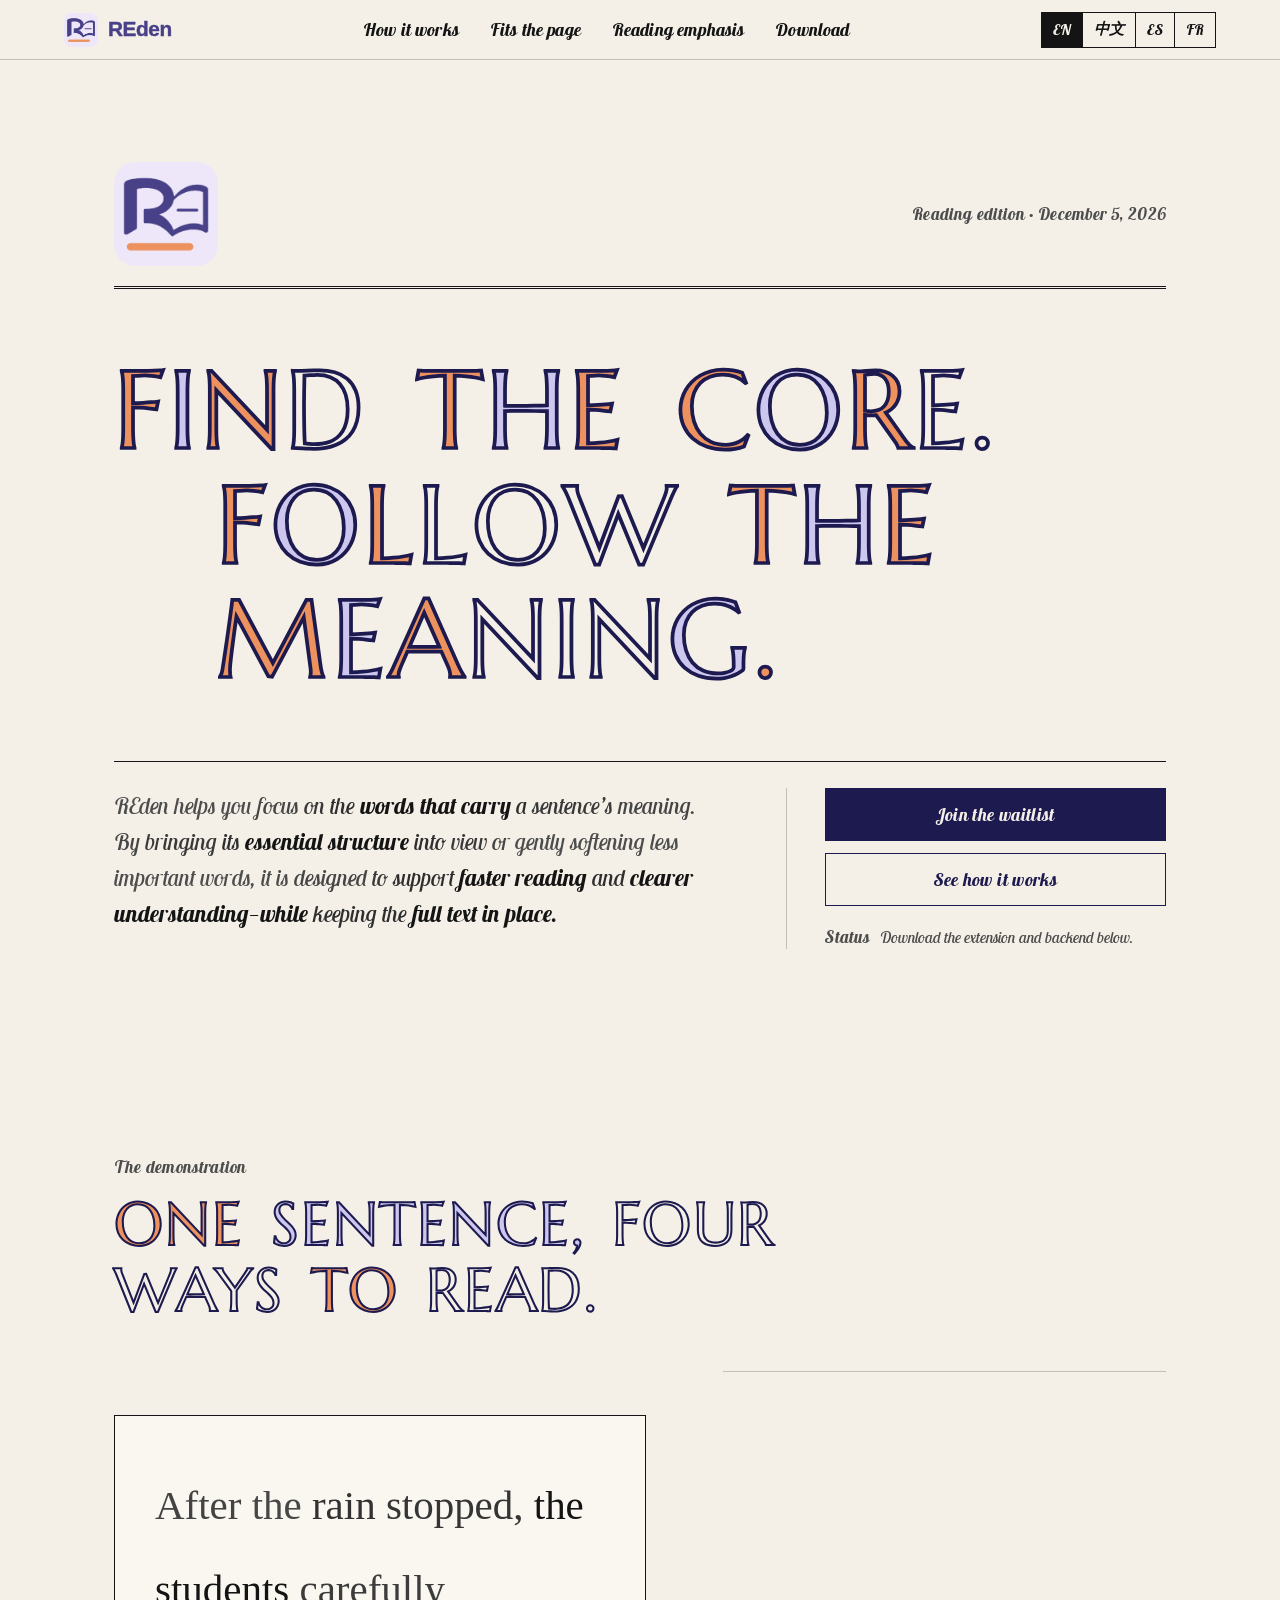
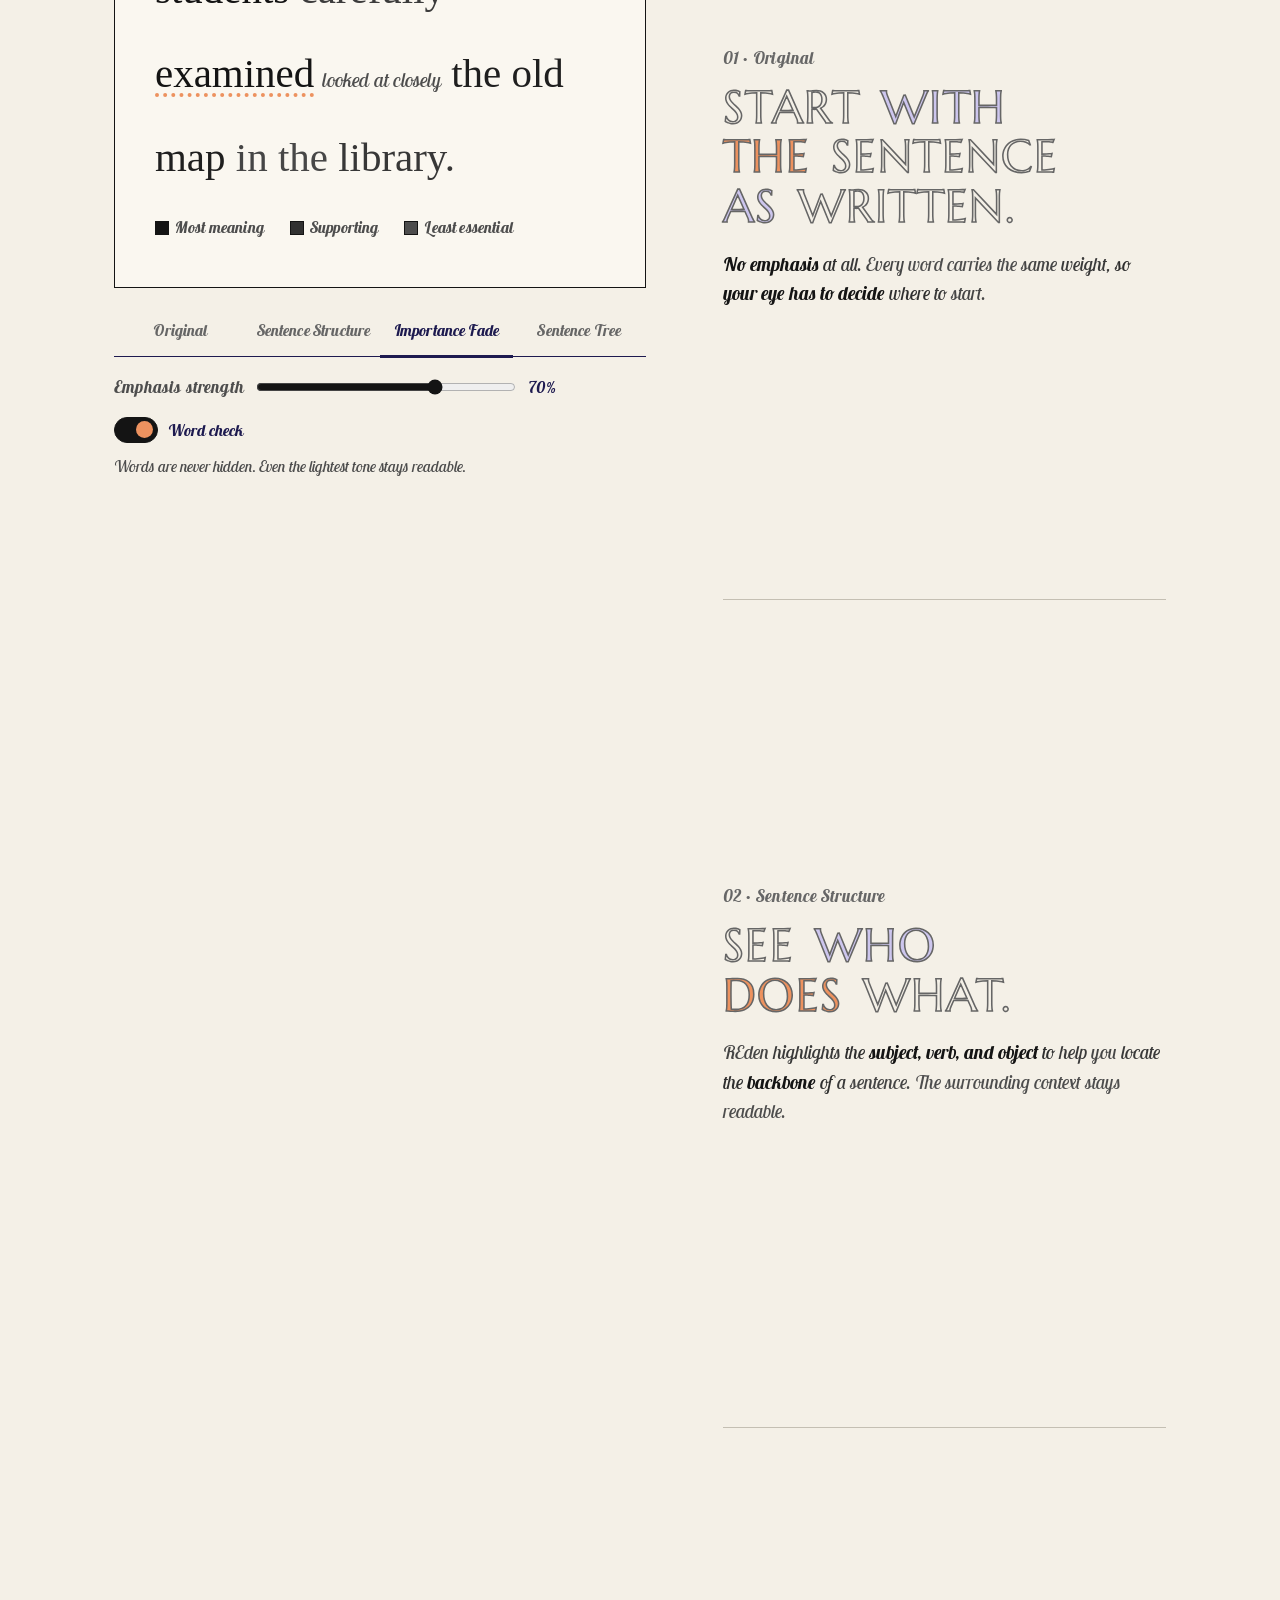
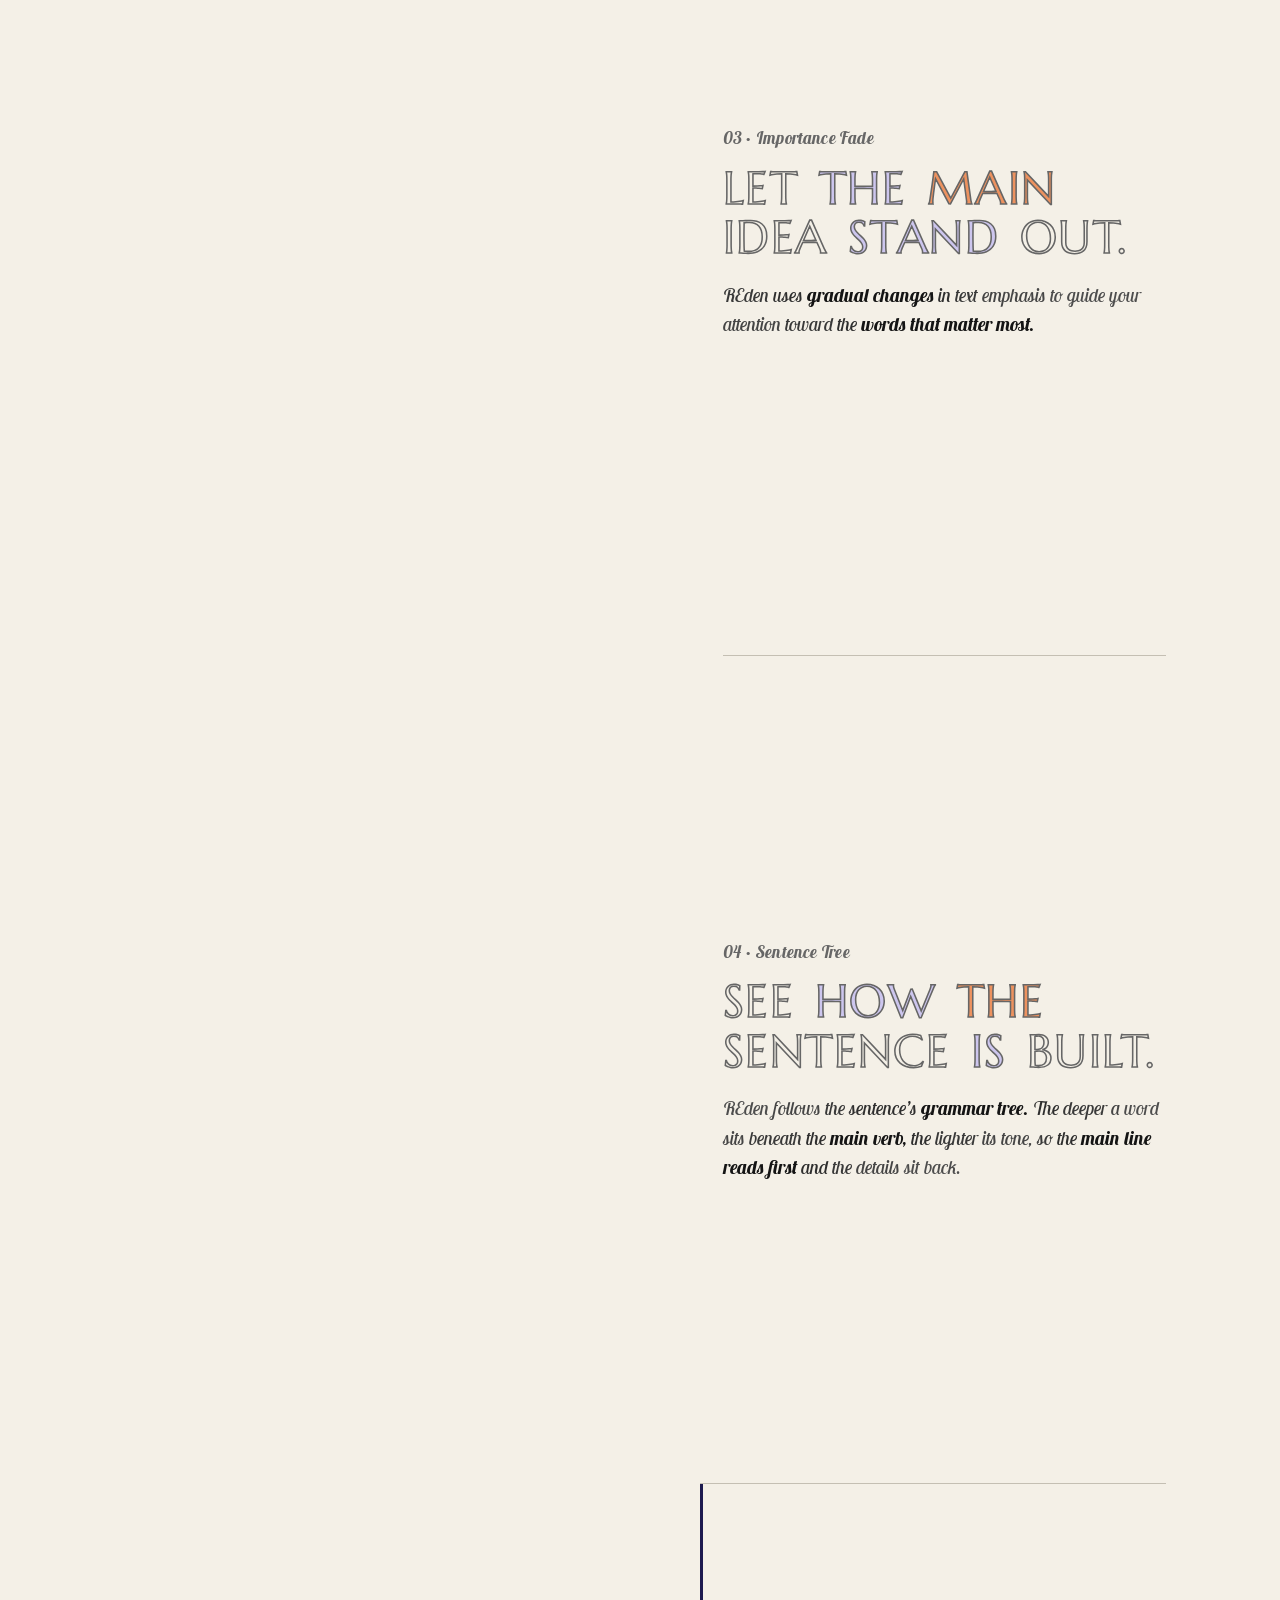
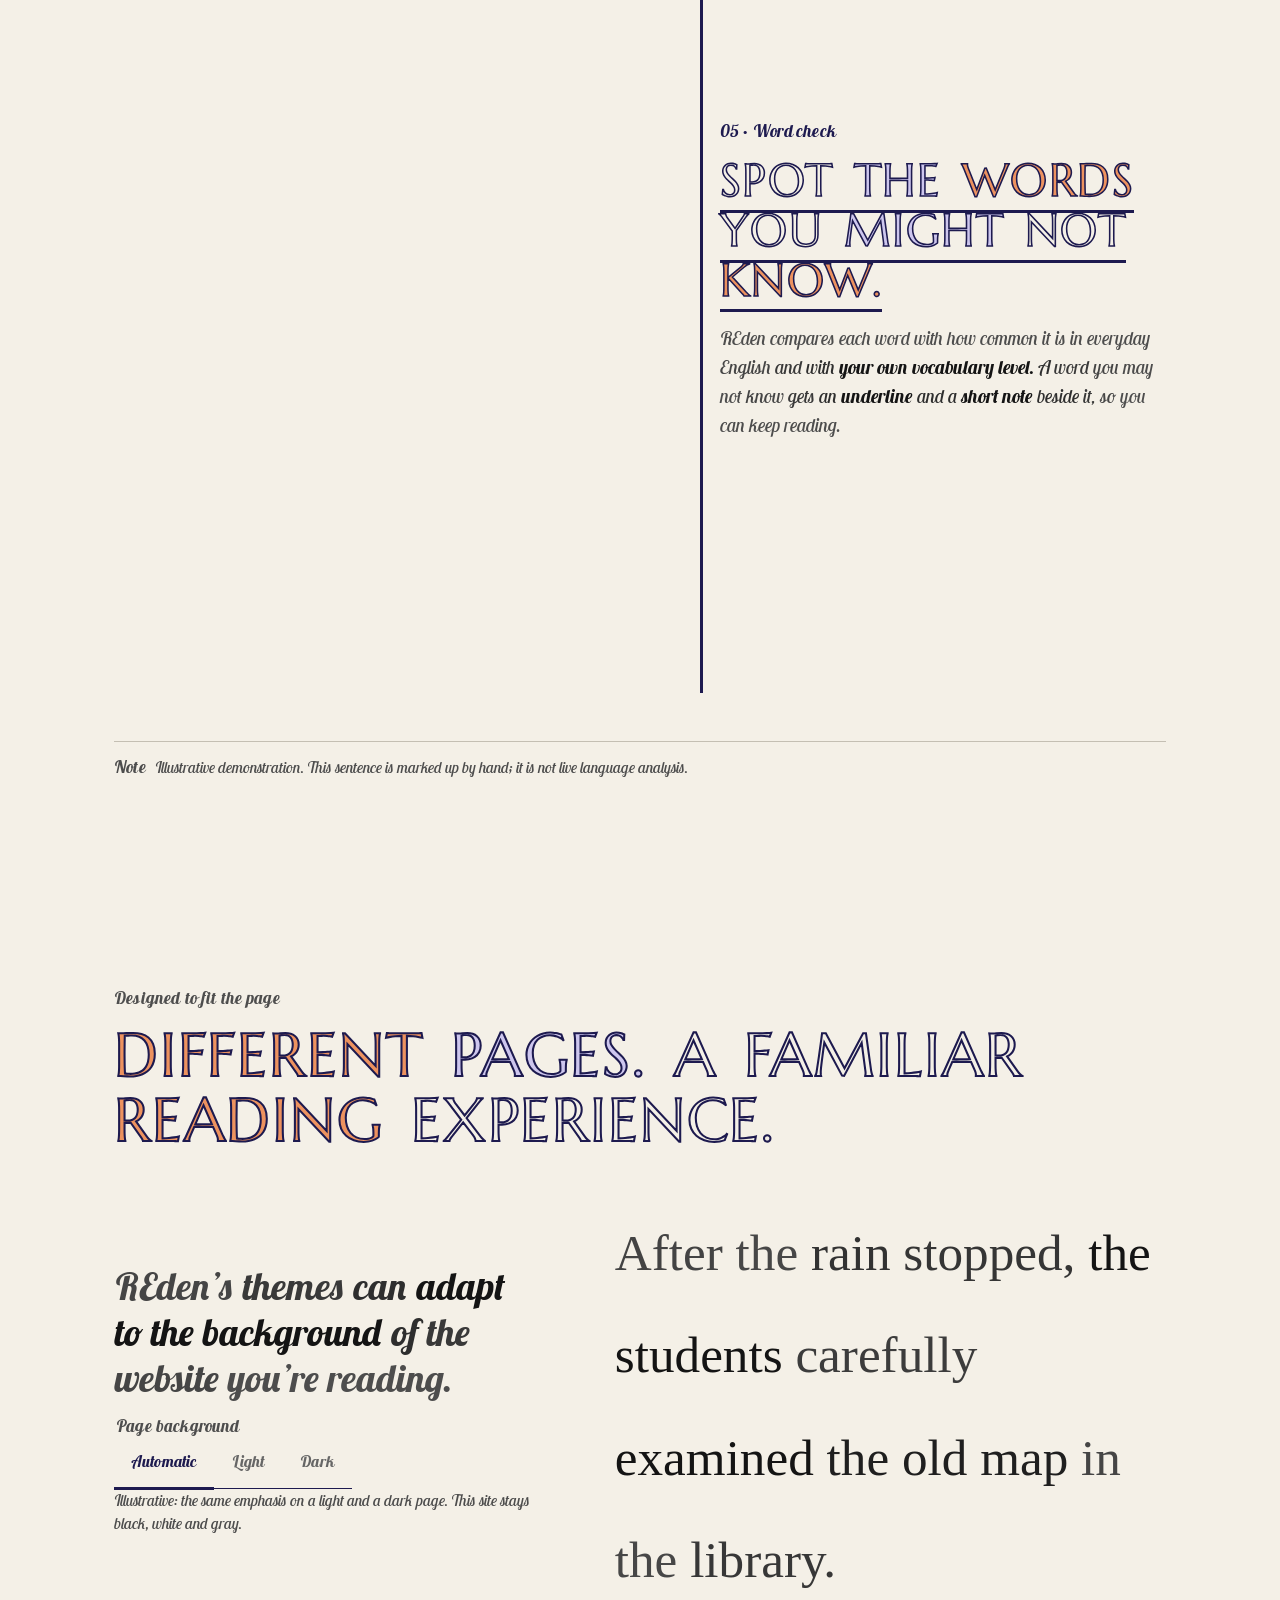
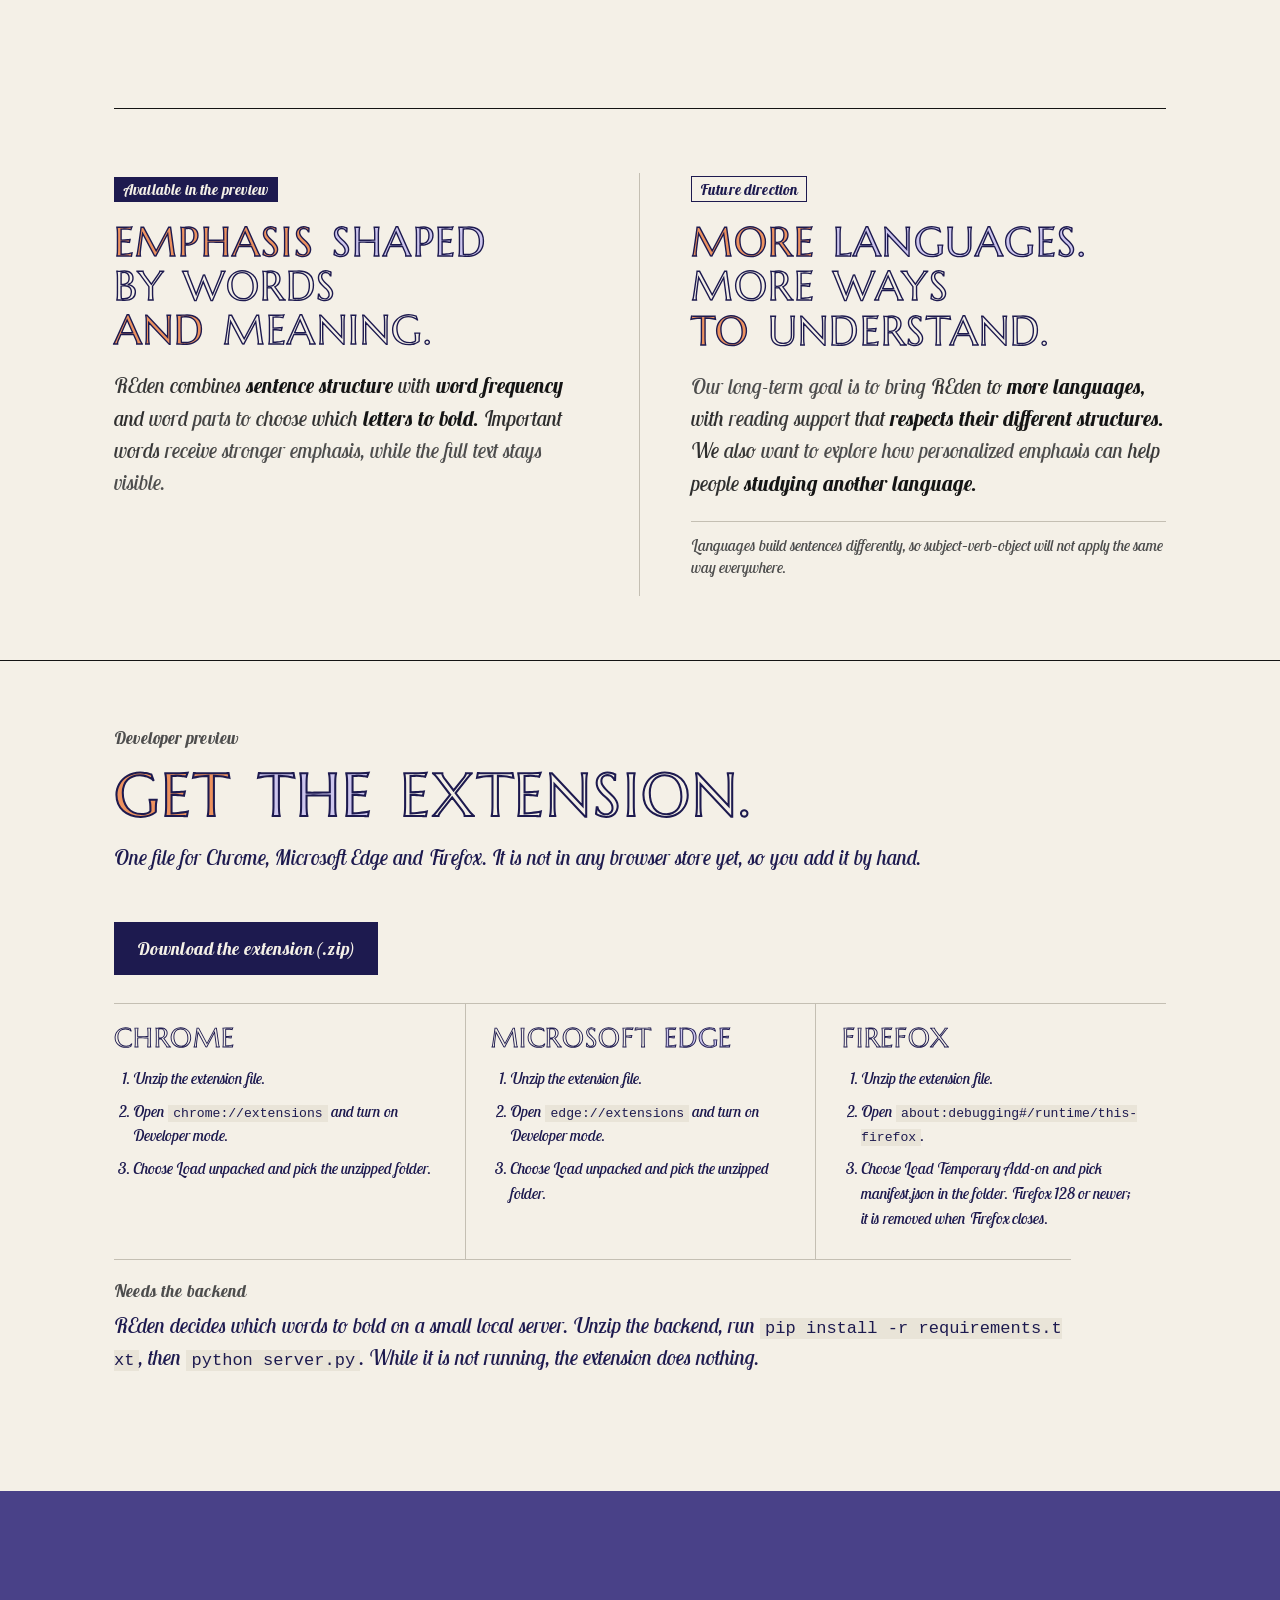
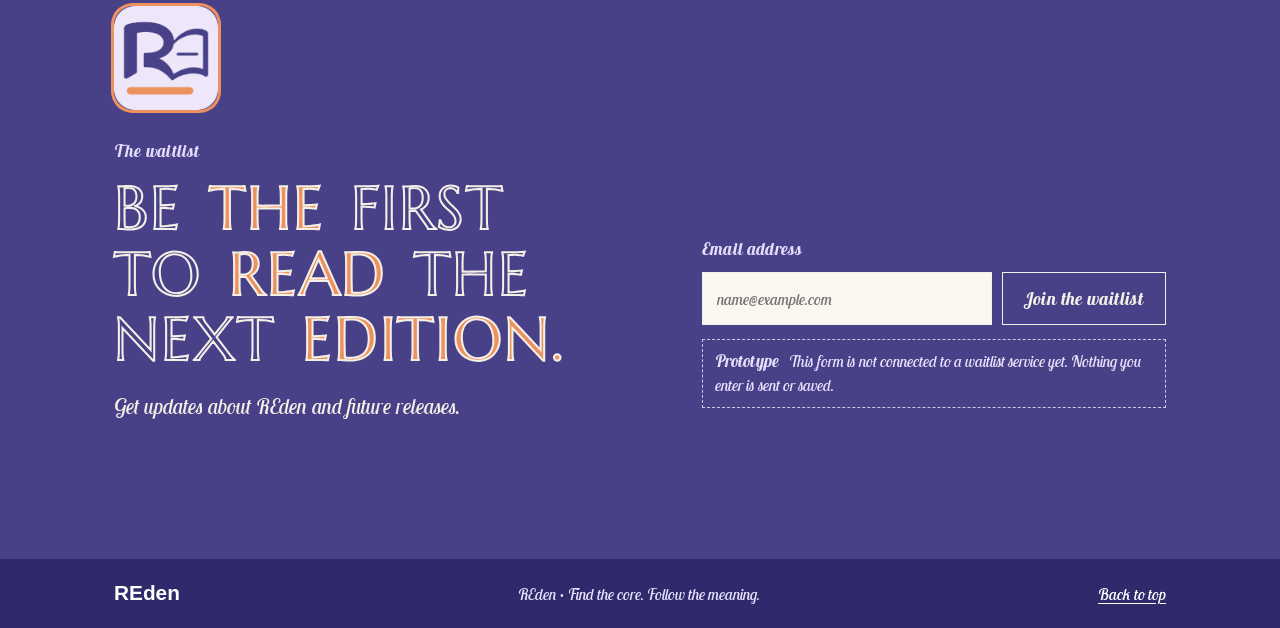
<file: website/index.html>
<!doctype html>
<html lang="en">
<head>
<meta charset="utf-8">
<meta name="viewport" content="width=device-width, initial-scale=1">
<title>REden — Find the core. Follow the meaning.</title>
<meta name="description" content="REden is a browser extension that helps you focus on the words carrying a sentence's meaning, while keeping the full text in place.">
<link rel="icon" href="assets/icon.png">
<link rel="preconnect" href="https://fonts.googleapis.com">
<link rel="preconnect" href="https://fonts.gstatic.com" crossorigin>
<link rel="stylesheet" href="https://fonts.googleapis.com/css2?family=Lobster+Two:ital,wght@0,400;0,700;1,400;1,700&family=Marcellus&family=ZCOOL+KuaiLe&display=swap">
<link rel="stylesheet" href="style.css">
</head>
<body id="top">
<a class="skip" href="#story" data-i18n="skip">Skip to the demonstration</a>

<header class="bar">
  <a class="logo-sm" href="#top" aria-label="REden">
    <img src="assets/logo.png" width="128" height="128" alt="">
    <span class="word-sm" aria-hidden="true"><b>RE</b>den</span>
  </a>
  <nav class="bar-nav" aria-label="Sections">
    <a href="#story" data-i18n="nav1">How it works</a>
    <a href="#adapt" data-i18n="nav2">Fits the page</a>
    <a href="#dev" data-i18n="nav3">Reading emphasis</a>
    <a href="#get" data-i18n="nav6">Download</a>
  </nav>
  <div class="lang" role="group" aria-label="Language">
    <button type="button" lang="en" data-lang="en" aria-label="English" aria-pressed="true">EN</button>
    <button type="button" lang="zh" data-lang="zh" aria-label="中文" aria-pressed="false">中文</button>
    <button type="button" lang="es" data-lang="es" aria-label="Español" aria-pressed="false">ES</button>
    <button type="button" lang="fr" data-lang="fr" aria-label="Français" aria-pressed="false">FR</button>
  </div>
</header>

<main>
  <!-- Hero -->
  <section class="hero" aria-labelledby="h1">
    <div class="wrap">
      <div class="masthead">
        <img class="logo-lg" src="assets/logo.png" width="128" height="128" alt="REden">
        <p class="label dateline"><span data-i18n="edition">Reading edition</span> <span aria-hidden="true">·</span> <time id="today"></time></p>
      </div>
      <h1 id="h1"><span data-i18n="h1a">Find the core.</span> <span data-i18n="h1b">Follow the meaning.</span></h1>
      <div class="hero-cols">
        <p class="lede" data-i18n="intro" data-fade>REden helps you focus on the words that carry a sentence’s meaning. By bringing its essential structure into view or gently softening less important words, it is designed to support faster reading and clearer understanding—while keeping the full text in place.</p>
        <div class="hero-side">
          <div class="actions">
            <a class="btn primary" href="#join" data-i18n="cta1">Join the waitlist</a>
            <a class="btn" href="#story" data-i18n="cta2">See how it works</a>
          </div>
          <p class="status"><span class="label" data-i18n="statusLabel">Status</span> <span data-i18n="status">Download the extension and backend below.</span></p>
        </div>
      </div>
    </div>
  </section>

  <!-- Staged demonstration -->
  <section class="story" id="story" aria-labelledby="demo-h">
    <div class="wrap">
      <div class="section-head">
        <p class="label" data-i18n="demoLabel">The demonstration</p>
        <h2 id="demo-h" data-i18n="demoTitle">One sentence, four ways to read.</h2>
      </div>

      <div class="story-grid">
        <div class="stage-col">
          <div class="stage">
            <p class="sentence" id="sentence" lang="en">After the rain stopped, the students carefully examined the old map in the library.</p>
            <div class="legend" id="legend" aria-hidden="true"></div>
          </div>
          <p class="sr" id="sentence-sr" aria-live="polite"></p>

          <div class="controls">
            <fieldset class="seg" data-slide>
              <legend class="sr" data-i18n="modeLegend">Reading mode</legend>
              <label><input type="radio" name="mode" value="original"><span data-i18n="mOrig">Original</span></label>
              <label><input type="radio" name="mode" value="structure"><span data-i18n="mStruct">Sentence Structure</span></label>
              <label><input type="radio" name="mode" value="fade"><span data-i18n="mFade">Importance Fade</span></label>
              <label><input type="radio" name="mode" value="tree"><span data-i18n="mTree">Sentence Tree</span></label>
            </fieldset>
            <div class="control-row">
              <label class="strength">
                <span class="label" data-i18n="strength">Emphasis strength</span>
                <input type="range" id="strength" min="0" max="100" value="70" aria-describedby="strength-hint">
                <output id="strength-out" for="strength">70%</output>
              </label>
              <label class="switch">
                <input type="checkbox" id="words" role="switch">
                <span class="track" aria-hidden="true"></span>
                <span data-i18n="mWords">Word check</span>
              </label>
            </div>
            <p class="hint" id="strength-hint" data-i18n="strengthHint">Words are never hidden. Even the lightest tone stays readable.</p>
          </div>
        </div>

        <ol class="steps">
          <li class="step" data-mode="original" data-words="0">
            <p class="label">01 · <span data-i18n="mOrig">Original</span></p>
            <h3><span class="u" data-i18n="origTitle">Start with the sentence as written.</span></h3>
            <p class="copy" data-i18n="origCopy" data-fade>No emphasis at all.</p>
            <p class="sentence step-sentence" data-render="original" lang="en">After the rain stopped, the students carefully examined the old map in the library.</p>
          </li>
          <li class="step" data-mode="structure" data-words="0">
            <p class="label">02 · <span data-i18n="mStruct">Sentence Structure</span></p>
            <h3><span class="u" data-i18n="structTitle">See who does what.</span></h3>
            <p class="copy" data-i18n="structCopy" data-fade></p>
            <p class="sentence step-sentence" data-render="structure" lang="en">After the rain stopped, the students carefully examined the old map in the library.</p>
          </li>
          <li class="step" data-mode="fade" data-words="0">
            <p class="label">03 · <span data-i18n="mFade">Importance Fade</span></p>
            <h3><span class="u" data-i18n="fadeTitle">Let the main idea stand out.</span></h3>
            <p class="copy" data-i18n="fadeCopy" data-fade></p>
            <p class="sentence step-sentence" data-render="fade" lang="en">After the rain stopped, the students carefully examined the old map in the library.</p>
          </li>
          <li class="step" data-mode="tree" data-words="0">
            <p class="label">04 · <span data-i18n="mTree">Sentence Tree</span></p>
            <h3><span class="u" data-i18n="treeTitle">See how the sentence is built.</span></h3>
            <p class="copy" data-i18n="treeCopy" data-fade></p>
            <p class="sentence step-sentence" data-render="tree" lang="en">After the rain stopped, the students carefully examined the old map in the library.</p>
          </li>
          <li class="step" data-mode="fade" data-words="1">
            <p class="label">05 · <span data-i18n="mWords">Word check</span></p>
            <h3><span class="u" data-i18n="wordsTitle">Spot the words you might not know.</span></h3>
            <p class="copy" data-i18n="wordsCopy" data-fade></p>
            <p class="sentence step-sentence" data-render="fade" data-words="1" lang="en">After the rain stopped, the students carefully examined the old map in the library.</p>
          </li>
        </ol>
      </div>
      <p class="notice"><span class="label" data-i18n="noteLabel">Note</span> <span data-i18n="notice">Illustrative demonstration. This sentence is marked up by hand; it is not live language analysis.</span></p>
    </div>
  </section>

  <!-- Light-to-dark zone -->
  <div class="dark-zone" id="zone" data-scheme="dark">
    <section class="adapt" id="adapt" aria-labelledby="fits-h">
      <div class="wrap">
        <div class="section-head">
          <p class="label" data-i18n="fitsLabel">Designed to fit the page</p>
          <h2 id="fits-h" data-i18n="fitsTitle">Different pages. A familiar reading experience.</h2>
        </div>
        <div class="adapt-grid">
          <div>
            <p class="big-first" data-i18n="fitsBody" data-fade>REden’s themes can adapt to the background of the website you’re reading.</p>
            <fieldset class="seg seg-sm" data-slide>
              <legend class="label" data-i18n="surfLegend">Page background</legend>
              <label><input type="radio" name="surface" value="auto" checked><span data-i18n="surfAuto">Automatic</span></label>
              <label><input type="radio" name="surface" value="light"><span data-i18n="surfLight">Light</span></label>
              <label><input type="radio" name="surface" value="dark"><span data-i18n="surfDark">Dark</span></label>
            </fieldset>
            <p class="hint" data-i18n="fitsNote">Illustrative: the same emphasis on a light and a dark page.</p>
          </div>
          <p class="sentence adapt-sentence" id="adapt-sentence" lang="en">After the rain stopped, the students carefully examined the old map in the library.</p>
        </div>
      </div>
    </section>

    <div class="wrap">
      <div class="two-up">
        <section class="col" id="dev" aria-labelledby="dev-h">
          <p class="tag" data-i18n="devLabel">Available in the preview</p>
          <h2 id="dev-h" data-i18n="devTitle">Emphasis shaped by words and meaning.</h2>
          <p data-i18n="devBody" data-fade>REden combines sentence structure with word frequency and word parts to choose which letters to bold. Important words receive stronger emphasis, while the full text stays visible.</p>
        </section>
        <section class="col" id="future" aria-labelledby="fut-h">
          <p class="tag outline" data-i18n="futLabel">Future direction</p>
          <h2 id="fut-h" data-i18n="futTitle">More languages. More ways to understand.</h2>
          <p data-i18n="futBody" data-fade>Our long-term goal is to bring REden to more languages.</p>
          <p class="hint" data-i18n="futNote">Languages build sentences differently, so subject–verb–object will not apply the same way everywhere.</p>
        </section>
      </div>
    </div>

    <section class="get" id="get" aria-labelledby="get-h">
      <div class="wrap">
        <div class="section-head">
          <p class="label" data-i18n="dlLabel">Developer preview</p>
          <h2 id="get-h" data-i18n="dlTitle">Get the extension.</h2>
          <p class="get-lede" data-i18n="dlBody">One file for Chrome, Microsoft Edge and Firefox.</p>
        </div>
        <div class="get-actions">
          <a class="btn primary" href="https://github.com/sSXx-Sun/HackUMass_REden" target="_blank" data-i18n="dlExt">Go to the repository</a>
        </div>
        <div class="browsers">
          <article>
            <h3>Chrome</h3>
            <ol><li data-i18n="s1">Unzip the extension file.</li><li data-i18n="sChrome2">Open <code>chrome://extensions</code> and turn on Developer mode.</li><li data-i18n="sChrome3">Choose Load unpacked and pick the unzipped folder.</li></ol>
          </article>
          <article>
            <h3>Microsoft Edge</h3>
            <ol><li data-i18n="s1">Unzip the extension file.</li><li data-i18n="sEdge2">Open <code>edge://extensions</code> and turn on Developer mode.</li><li data-i18n="sEdge3">Choose Load unpacked and pick the unzipped folder.</li></ol>
          </article>
          <article>
            <h3>Firefox</h3>
            <ol><li data-i18n="s1">Unzip the extension file.</li><li data-i18n="sFx2">Open <code>about:debugging#/runtime/this-firefox</code>.</li><li data-i18n="sFx3">Choose Load Temporary Add-on and pick manifest.json in the folder.</li></ol>
          </article>
        </div>
        <div class="backend">
          <p class="label" data-i18n="beLabel">Needs the backend</p>
          <p data-i18n="beBody">Unzip the backend, run <code>pip install -r requirements.txt</code>, then <code>python server.py</code>.</p>
        </div>
      </div>
    </section>
  </div>

  <!-- Brand moment + waitlist -->
  <section class="join" id="join" aria-labelledby="join-h">
    <div class="wrap join-grid">
      <div>
        <img class="logo-join" src="assets/logo.png" width="128" height="128" alt="">
        <p class="label" data-i18n="joinLabel">The waitlist</p>
        <h2 id="join-h" data-i18n="joinTitle">Be the first to read the next edition.</h2>
        <p data-i18n="joinBody">Get updates about REden and future releases.</p>
      </div>
      <form id="wl" novalidate>
        <label for="email" class="label" data-i18n="emailLabel">Email address</label>
        <div class="row">
          <input id="email" type="email" autocomplete="email" inputmode="email" required aria-describedby="wl-proto wl-msg" placeholder="name@example.com">
          <button class="btn" type="submit" data-i18n="cta1">Join the waitlist</button>
        </div>
        <p class="proto" id="wl-proto"><span class="label" data-i18n="protoLabel">Prototype</span> <span data-i18n="proto">This form is not connected to a waitlist service yet. Nothing you enter is sent or saved.</span></p>
        <p class="msg" id="wl-msg" role="status"></p>
      </form>
    </div>
  </section>
</main>

<footer class="footer">
  <div class="wrap foot">
    <p class="foot-logo"><b>RE</b>den</p>
    <p data-i18n="footer">REden · Find the core. Follow the meaning.</p>
    <p><a href="#top" data-i18n="top">Back to top</a></p>
  </div>
</footer>

<script src="app.js"></script>
</body>
</html>
</file>
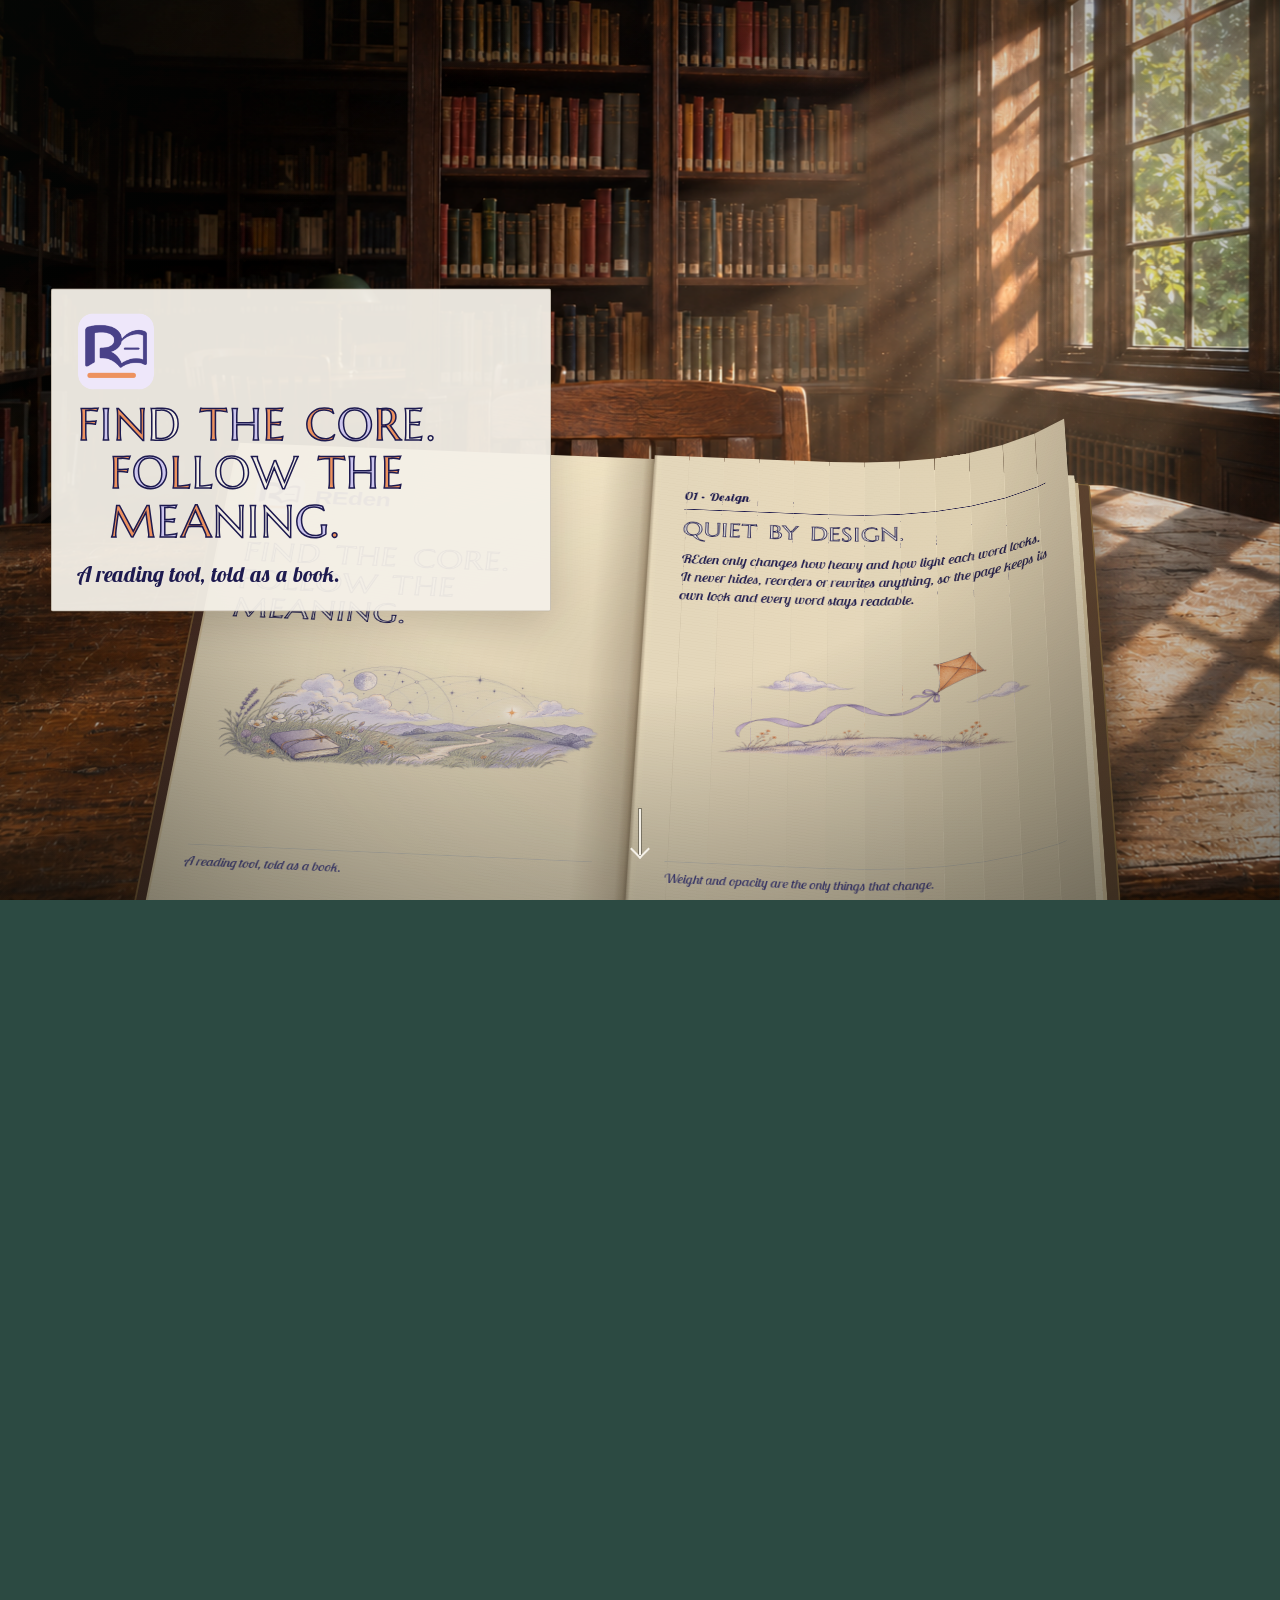
<file: website/book.html>
<!doctype html>
<html lang="en">
<head>
<meta charset="utf-8">
<meta name="viewport" content="width=device-width, initial-scale=1">
<title>REden — Read the book</title>
<meta name="description" content="A scroll-driven book that explains REden: find the core, follow the meaning.">
<link rel="icon" href="assets/icon.png">
<link rel="preconnect" href="https://fonts.googleapis.com">
<link rel="preconnect" href="https://fonts.gstatic.com" crossorigin>
<link rel="stylesheet" href="https://fonts.googleapis.com/css2?family=Lobster+Two:ital,wght@0,400;0,700;1,400;1,700&family=Marcellus&display=swap">
<link rel="stylesheet" href="book.css">
</head>
<body>

<!-- Scroll-driven film (desktop, motion allowed) -->
<section class="film" id="film" aria-label="REden, told as a book">
  <div class="pin" id="pin">
    <div class="intro" id="intro">
      <img class="intro-logo" src="assets/logo.png" width="128" height="128" alt="REden">
      <h1 id="introTitle"><span class="line">Find the core.</span> <span class="line">Follow the meaning.</span></h1>
      <p class="intro-sub">A reading tool, told as a book.</p>
    </div>
    <span class="arrow" id="arrow" aria-hidden="true"></span>
    <div class="cam" id="cam"><div class="world" id="world"></div></div>
    <div class="vig" id="vig" aria-hidden="true"></div>
    <p class="pager" id="pager" aria-hidden="true"></p>
  </div>
</section>

<!-- Phone: simplified overhead book with page switching -->
<section class="mobile" id="mobile" aria-label="REden, told as a book">
  <div class="m-book">
    <div class="m-page" id="mPage" aria-live="polite"></div>
    <div class="m-nav">
      <button type="button" id="mPrev">Previous</button>
      <span id="mDots" aria-hidden="true"></span>
      <button type="button" id="mNext">Next</button>
    </div>
  </div>
</section>

<!-- Plain reading version (no motion, no JS, or "skip") -->
<article class="plain" id="plain" aria-label="REden, the introduction">
  <header class="plain-head">
    <img src="assets/logo.png" width="64" height="64" alt="REden">
    <h1>Find the core. Follow the meaning.</h1>
  </header>
  <div id="plainBody"></div>
  <p class="plain-foot"><a href="index.html">Full site</a> · <a href="#top" id="replay">Back to the animation</a></p>
</article>

<script src="book.js"></script>
</body>
</html>
</file>
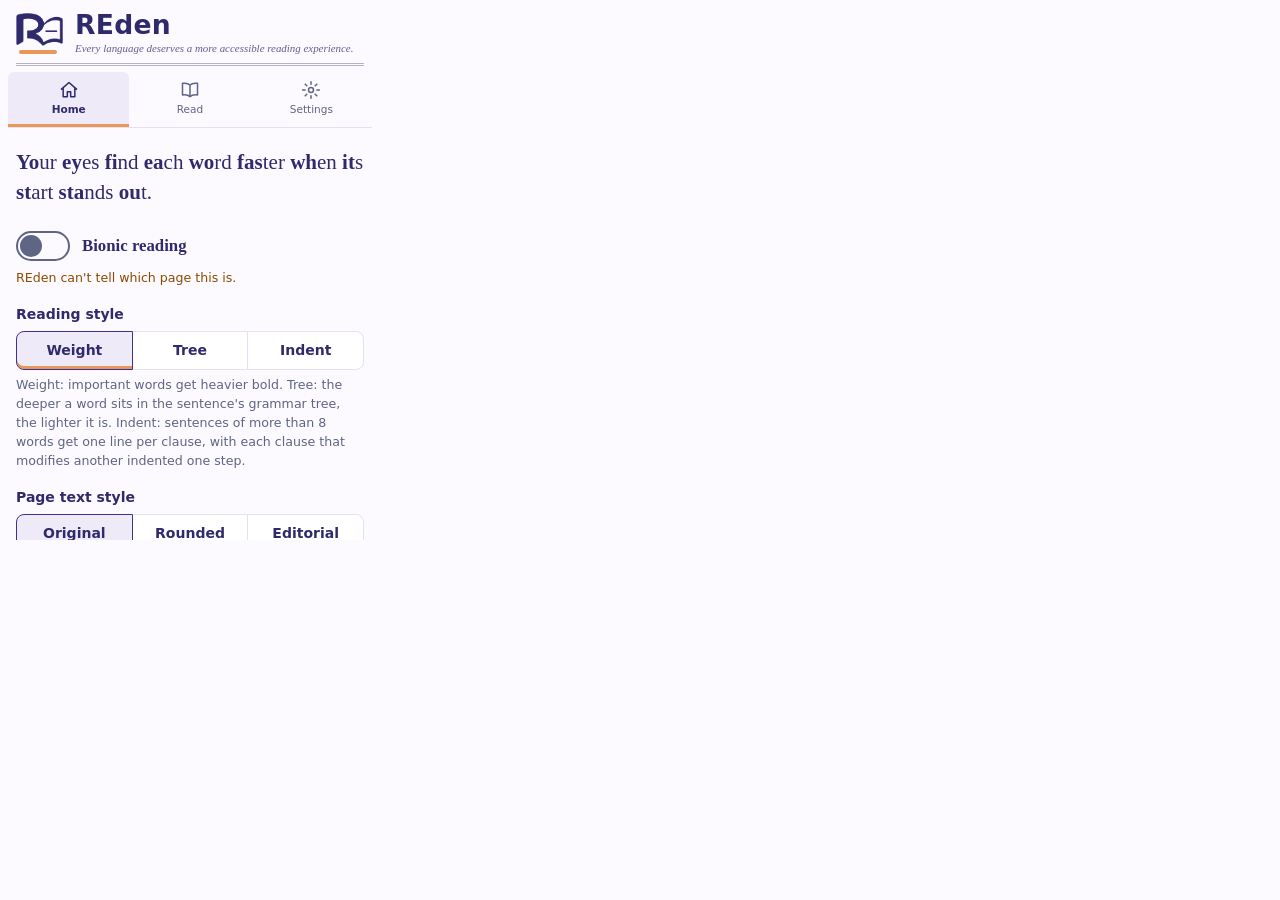
<file: extension/popup/popup.html>
<!doctype html>
<html lang="en">
<head>
  <meta charset="utf-8">
  <meta name="viewport" content="width=device-width, initial-scale=1">
  <title>REden</title>
  <link rel="stylesheet" href="popup.css">
</head>
<body>
  <input type="radio" name="tab" id="t-home" class="tab-radio" aria-label="Home" checked>
  <input type="radio" name="tab" id="t-read" class="tab-radio" aria-label="Read">
  <input type="radio" name="tab" id="t-settings" class="tab-radio" aria-label="Settings">

  <header class="masthead">
    <span class="mark-wrap" aria-hidden="true"><span class="mark"></span><span class="bar"></span></span>
    <div>
      <h1 class="wordmark" aria-label="REden"><b>RE</b>den</h1>
      <p class="tagline">Every language deserves a more accessible reading experience.</p>
    </div>
  </header>

  <nav class="tabs" aria-label="Sections">
    <label class="tab" for="t-home">
      <svg viewBox="0 0 24 24" aria-hidden="true"><path d="M3 11l9-8 9 8M5 10v10h5v-6h4v6h5V10"/></svg><span>Home</span>
    </label>
    <label class="tab" for="t-read">
      <svg viewBox="0 0 24 24" aria-hidden="true"><path d="M12 6c-2-2-5-2.5-9-2v14c4-.5 7 0 9 2 2-2 5-2.5 9-2V4c-4-.5-7 0-9 2zM12 6v14"/></svg><span>Read</span>
    </label>
    <label class="tab" for="t-settings">
      <svg viewBox="0 0 24 24" aria-hidden="true"><circle cx="12" cy="12" r="3"/><path d="M12 2v3M12 19v3M2 12h3M19 12h3M5 5l2 2M17 17l2 2M19 5l-2 2M7 17l-2 2"/></svg><span>Settings</span>
    </label>
  </nav>

  <main class="content">
    <!-- HOME -->
    <section id="home" class="panel" aria-label="Home">
      <p id="specimen" class="specimen"></p>

      <label class="switch big">
        <input type="checkbox" role="switch" id="bio-home" data-bio-switch>
        <span class="track" aria-hidden="true"></span>
        <span class="switch-text">Bionic reading</span>
      </label>
      <p class="bio-status" data-bio-status role="status" aria-live="polite"></p>

      <fieldset class="seg">
        <legend>Reading style</legend>
        <input type="radio" name="style" id="st-weight" value="weight"><label for="st-weight">Weight</label>
        <input type="radio" name="style" id="st-tree" value="tree"><label for="st-tree">Tree</label>
        <input type="radio" name="style" id="st-layout" value="layout"><label for="st-layout">Indent</label>
      </fieldset>
      <p class="help seg-help">Weight: important words get heavier bold. Tree: the deeper a word sits in the sentence's grammar tree, the lighter it is. Indent: sentences of more than 8 words get one line per clause, with each clause that modifies another indented one step.</p>

      <fieldset class="seg">
        <legend>Page text style</legend>
        <input type="radio" name="mode" id="md-original" value="original"><label for="md-original">Original</label>
        <input type="radio" name="mode" id="md-rounded" value="rounded"><label for="md-rounded">Rounded</label>
        <input type="radio" name="mode" id="md-editorial" value="editorial"><label for="md-editorial">Editorial</label>
      </fieldset>
      <p class="help seg-help">Original keeps the site's own font. Rounded and Editorial change only the text REden formats.</p>

      <p class="page-ref" id="page-title">Loading…</p>

      <ul class="nav-list">
        <li><button type="button" class="nav-row" data-goto="read"><b>Read</b><span>Font size, spacing, vocabulary and more</span></button></li>
      </ul>
    </section>

    <!-- READ -->
    <section id="read" class="panel" aria-label="Read">
      <h2>Bionic reading</h2>
      <label class="switch">
        <input type="checkbox" role="switch" id="bio-read" data-bio-switch>
        <span class="track" aria-hidden="true"></span>
        <span class="switch-text">Bionic reading</span>
      </label>
      <p class="bio-status" data-bio-status role="status" aria-live="polite"></p>

      <p id="preview" class="preview" aria-label="Live preview of your settings"></p>

      <div class="field">
        <label for="bio-size"><span>Font size</span> <output id="bio-size-out" for="bio-size">100%</output></label>
        <input type="range" id="bio-size" min="100" max="200" step="10">
      </div>
      <div class="field">
        <label for="bio-spacing">Line spacing</label>
        <select id="bio-spacing">
          <option value="0">Page default</option>
          <option value="1.5">Comfortable</option>
          <option value="1.8">Relaxed</option>
          <option value="2.1">Spacious</option>
        </select>
      </div>

      <div class="field">
        <label for="bio-letter">Letter spacing</label>
        <select id="bio-letter">
          <option value="0">Page default</option>
          <option value="0.02">Slightly wider</option>
          <option value="0.04">Wide</option>
          <option value="0.08">Extra wide</option>
        </select>
      </div>
      <label class="switch">
        <input type="checkbox" role="switch" id="bio-contrast">
        <span class="track" aria-hidden="true"></span>
        <span class="switch-text">High contrast text</span>
      </label>
      <p class="help">Pushes formatted text toward black or white, whichever is closer to the page's own text color.</p>

      <label class="switch">
        <input type="checkbox" role="switch" id="bio-auto" aria-describedby="auto-help">
        <span class="track" aria-hidden="true"></span>
        <span class="switch-text">Format every website automatically</span>
      </label>
      <p id="auto-help" class="help">Formats pages as soon as they load.</p>
      <p id="auto-msg" class="message" role="status" aria-live="polite" hidden></p>

      <h2 class="gap">Vocabulary</h2>
      <p class="help">Ten quick questions estimate how many English words you know. Words rarer than your level can then get a translation in brackets after them.</p>
      <p id="vocab-status" class="message" role="status" aria-live="polite"></p>
      <div id="vocab-quiz" class="vocab-quiz" hidden>
        <p id="vocab-progress" class="help"></p>
        <p class="vocab-q">Do you know this word?</p>
        <p id="vocab-word" class="vocab-word" lang="en"></p>
        <div class="vocab-actions">
          <button type="button" id="vocab-yes" class="btn">I know it</button>
          <button type="button" id="vocab-no" class="btn secondary">I don't</button>
        </div>
      </div>
      <button type="button" id="vocab-start" class="btn">Test my vocabulary</button>
      <div class="field">
        <label for="native-lang">Your mother language</label>
        <input id="native-lang" type="text" maxlength="40" autocomplete="off" spellcheck="false" placeholder="Type your mother language here" aria-describedby="native-lang-help">
        <p id="native-lang-help" class="help">Unknown words are translated into this language. Any language works, e.g. Chinese, Spanish, 日本語, Tiếng Việt.</p>
      </div>
      <label class="switch">
        <input type="checkbox" role="switch" id="vocab-on" aria-describedby="vocab-on-help">
        <span class="track" aria-hidden="true"></span>
        <span class="switch-text">Translate words I may not know</span>
      </label>
      <p id="vocab-on-help" class="help">Works while Bionic reading is on. Translations come from the backend (it needs a Gemini key).</p>

      <h2 class="gap">Page words</h2>
      <p class="help">Collect every word on this page.</p>
      <button type="button" id="pw-go" class="btn">Collect words from this page</button>
      <p id="pw-status" class="message" role="status" aria-live="polite" hidden></p>
      <p id="pw-preview" class="translation" dir="auto"></p>

      <h2 class="gap">Sentence analysis</h2>
      <p class="help">Split the text you selected on the page into sentences. This needs the Python backend.</p>
      <div class="kv"><span>Page</span><b id="r-title">…</b></div>
      <div class="kv"><span>Site</span><b id="r-host">…</b></div>
      <button type="button" id="analyze" class="btn">Split selection into sentences</button>
      <p id="r-status" class="message" role="status" aria-live="polite" hidden></p>
      <ol id="r-sentences" class="sentences"></ol>
    </section>

    <!-- SETTINGS -->
    <section id="settings" class="panel" aria-label="Settings">
      <h2>Popup</h2>
      <label class="row"><span>Dark mode</span><input type="checkbox" id="opt-dark"></label>
      <label class="row"><span>Match colors to the website</span><input type="checkbox" id="opt-tint"></label>
      <div class="field">
        <label for="opt-size"><span>Text size</span> <output id="opt-size-out" for="opt-size">14 px</output></label>
        <input type="range" id="opt-size" min="12" max="22" step="1">
      </div>

      <h2 class="gap">Current web page</h2>
      <label class="row"><span>Dark page</span><input type="checkbox" id="pg-dark"></label>
      <p id="pg-msg" class="message" role="status" aria-live="polite" hidden></p>

      <h2 class="gap">Backend</h2>
      <form id="be-form" class="inline-form">
        <label class="sr-only" for="be-url">Backend address</label>
        <input id="be-url" type="text" autocomplete="off" spellcheck="false">
        <button type="submit" class="btn">Test</button>
      </form>
      <p id="be-msg" class="message" role="status" aria-live="polite" hidden></p>
    </section>
  </main>

  <script src="../shared/core.js"></script>
  <script src="strings.js"></script>
  <script src="popup.js"></script>
</body>
</html>
</file>
<file: website/style.css>
:root{
  --paper:#f4f0e7;
  --panel:#faf7f0;
  --ink:#1d1a4f;
  --lav:#cdc6ee;
  --muted:#4d4d4d;
  --soft:#666666;
  --rule:#141414;
  --hair:#c4bfb3;
  --code:#e9e4d8;
  --purple:#494188;
  --orange:#ed925f;
  --serif-display:"Bodoni 72","Didot","Playfair Display","Iowan Old Style","Palatino Linotype",Georgia,"Songti SC","Noto Serif CJK SC",serif;
  --serif:Charter,"Iowan Old Style","Palatino Linotype",Georgia,"Songti SC","Noto Serif CJK SC",serif;
  --sans:ui-sans-serif,-apple-system,"Helvetica Neue",Arial,"PingFang SC","Noto Sans CJK SC",sans-serif;
  --round:"Nunito Sans","Arial Rounded MT Bold","SF Pro Rounded",ui-rounded,"Helvetica Neue",Arial,sans-serif;
  --gutter:clamp(18px,5vw,64px);
  --bar:60px;
}
.dark-zone[data-scheme=dark]{
  --paper:#121212;--panel:#1b1b1b;--ink:#f2f2f2;--muted:#bdbdbd;--soft:#a0a0a0;--rule:#f2f2f2;--hair:#3b3b3b;--code:#2a2a2a;--lav:#4f46a8;
}
*{box-sizing:border-box}
html{scroll-behavior:smooth;-webkit-text-size-adjust:100%;scroll-padding-top:calc(var(--bar) + 8px)}
body{margin:0;background:#f4f0e7;color:#141414;font-family:var(--serif);font-size:1.125rem;line-height:1.65}
.wrap{max-width:1180px;margin:0 auto;padding:0 var(--gutter)}
a{color:inherit;text-underline-offset:.2em}
:focus-visible{outline:3px solid currentColor;outline-offset:3px}
.sr{position:absolute;width:1px;height:1px;overflow:hidden;clip:rect(0 0 0 0);white-space:nowrap}
.skip{position:absolute;left:-999px;top:8px;background:#141414;color:#f4f0e7;padding:8px 14px;font-family:var(--sans);z-index:30}
.skip:focus{left:8px}
.label{font-family:var(--sans);font-size:.72rem;letter-spacing:.14em;text-transform:uppercase;font-weight:600;color:var(--muted);margin:0}
:lang(zh) .label{letter-spacing:.08em}
h1,h2,h3{font-family:var(--serif-display);font-weight:700;line-height:1.05;letter-spacing:-.01em;margin:0}
p{margin:0 0 1em}
.hint{font-family:var(--sans);font-size:.85rem;color:var(--muted);line-height:1.5}
.tag{display:inline-block;font:700 .66rem var(--sans);letter-spacing:.16em;text-transform:uppercase;background:var(--ink);color:var(--paper);padding:4px 9px;margin:0 0 0 .6em;vertical-align:1px}
.tag.outline{background:transparent;color:var(--ink);border:1.5px solid var(--ink);padding:2.5px 7.5px;margin:0 0 18px}

/* ---------- top bar ---------- */
.bar{position:sticky;top:0;z-index:20;height:var(--bar);display:flex;align-items:center;justify-content:space-between;gap:16px;padding:0 var(--gutter);background:rgba(244,240,231,.94);border-bottom:1px solid #c4bfb3;backdrop-filter:saturate(1.2) blur(10px);-webkit-backdrop-filter:saturate(1.2) blur(10px)}
.logo-sm{display:flex;align-items:center;gap:10px;text-decoration:none}
.logo-sm img{width:34px;height:34px;border-radius:8px;display:block}
.word-sm{-webkit-text-stroke:.02em currentColor;font:900 1.3rem/1 var(--round);color:var(--purple);letter-spacing:-.02em}
.bar-nav{display:flex;gap:clamp(14px,2.4vw,34px)}
.bar-nav a{font:600 .72rem var(--sans);letter-spacing:.14em;text-transform:uppercase;text-decoration:none;padding:8px 0;color:#141414}
.bar-nav a:hover{text-decoration:underline}
.lang{display:flex;border:1px solid #141414}
.lang button{font:600 .76rem var(--sans);background:transparent;color:#141414;border:0;border-left:1px solid #141414;padding:6px 11px;cursor:pointer;min-height:34px;white-space:nowrap}
.lang button:first-child{border-left:0}
.lang button[aria-pressed=true]{background:#141414;color:#f4f0e7}
.lang button:focus-visible{outline-offset:-3px}

/* ---------- hero ---------- */
.hero{padding:clamp(40px,8vw,104px) 0 clamp(48px,8vw,112px);min-height:calc(100vh - var(--bar));display:flex;align-items:center}
.masthead{display:flex;align-items:center;gap:20px;padding-bottom:20px;margin-bottom:clamp(28px,5vw,64px);border-bottom:3px double #141414}
.logo-lg{width:clamp(72px,10vw,104px);height:auto;border-radius:18%;display:block}
.dateline{margin-left:auto;text-align:right}
h1{font-size:clamp(3.2rem,11.5vw,9.6rem);line-height:.92;letter-spacing:-.015em;word-spacing:.08em;max-width:13ch;text-wrap:balance}
h1>span{display:block}
h1>span+span{color:#666;padding-left:clamp(0px,9vw,150px)}
:lang(zh) h1>span+span{padding-left:clamp(0px,6vw,100px)}
:lang(zh) h1{letter-spacing:0;line-height:1.1;max-width:none;font-size:clamp(2.8rem,9.5vw,7rem)}
.hero-cols{display:grid;grid-template-columns:minmax(0,1.6fr) minmax(0,1fr);gap:clamp(24px,5vw,72px);margin-top:clamp(32px,5vw,64px);padding-top:26px;border-top:1px solid #141414}
.lede{font-size:clamp(1.15rem,2vw,1.45rem);line-height:1.55;max-width:38em;margin:0}
.hero-side{border-left:1px solid #c4bfb3;padding-left:clamp(20px,3vw,40px)}
.actions{display:flex;flex-direction:column;gap:12px}
.btn{display:inline-block;text-align:center;font:600 .9rem var(--sans);letter-spacing:.04em;text-decoration:none;padding:14px 22px;border:1.5px solid var(--ink);background:transparent;color:var(--ink);cursor:pointer;min-height:48px;transition:background .2s,color .2s}
.btn:hover{background:var(--ink);color:var(--paper)}
.btn.primary{background:var(--ink);color:var(--paper)}
.btn.primary:hover{background:var(--soft);border-color:var(--soft)}
.status{margin:20px 0 0;font:.85rem/1.5 var(--sans);color:var(--muted)}
.status .label{display:block;margin-bottom:2px}
.cue{display:flex;align-items:center;gap:12px;margin:clamp(32px,6vw,72px) 0 0}
.cue-line{display:block;width:56px;height:1px;background:#141414}

/* ---------- shared section bits ---------- */
.section-head{margin-bottom:clamp(24px,4vw,48px)}
.section-head .label{margin-bottom:12px}
h2{font-size:clamp(2.2rem,6vw,4.6rem);letter-spacing:-.015em;max-width:16ch;text-wrap:balance}
:lang(zh) h2{letter-spacing:0;line-height:1.2;max-width:none}
.notice{margin:clamp(24px,4vw,48px) 0 0;padding-top:14px;border-top:1px solid var(--hair);font:.85rem/1.5 var(--sans);color:var(--muted)}
.notice .label,.proto .label,.status .label{margin-right:.4em}

/* ---------- sentence ---------- */
.sentence{margin:0;font-family:var(--serif);font-size:clamp(1.65rem,3.3vw,2.7rem);line-height:2.05;hyphens:none}
.sentence .w{transition:color .35s}
.sentence .grp{position:relative;display:inline-block;padding-bottom:.1em;border-bottom:2px solid currentColor;margin-bottom:.15em}
.sentence .grp .lab{position:absolute;left:0;top:100%;margin-top:.15em;font:700 .3em var(--sans);letter-spacing:.14em;text-transform:uppercase;color:#4d4d4d;white-space:nowrap}
.sentence .grp .w{font-weight:700}
.sentence .unk{text-decoration:underline dotted var(--orange);text-decoration-thickness:.09em;text-underline-offset:.16em}
.sentence .gloss{font:italic .42em var(--sans);color:#4d4d4d;margin-left:.4em;white-space:nowrap;letter-spacing:.01em}
.adapt .sentence .gloss{color:var(--muted)}
.step-sentence{font-size:clamp(1.25rem,2.2vw,1.6rem);line-height:1.9;margin-top:1em}

/* ---------- story (scroll-staged) ---------- */
.story{padding:clamp(48px,8vw,112px) 0}
.stage{background:#faf7f0;color:#141414;border:1px solid #141414;padding:clamp(22px,4vw,48px) clamp(18px,3.4vw,40px);min-height:clamp(220px,34vh,340px);display:flex;flex-direction:column;justify-content:center}
.legend span{white-space:nowrap}
.legend{display:flex;gap:10px 26px;flex-wrap:wrap;margin-top:18px;font:600 .72rem var(--sans);letter-spacing:.08em;text-transform:uppercase;color:#4d4d4d;min-height:1.4em}
.legend i{display:inline-block;width:14px;height:14px;vertical-align:-2px;margin-right:6px;border:1px solid #141414}
.controls{margin-top:20px}
.seg{display:grid;grid-template-columns:repeat(4,1fr);border:0;border-bottom:1px solid var(--ink);padding:0;margin:0;position:relative}
.seg label{position:relative;display:flex}
.seg input{position:absolute;opacity:0;inset:0;margin:0;cursor:pointer}
.seg span{flex:1;display:flex;align-items:center;justify-content:center;text-align:center;padding:9px 8px 12px;min-height:48px;font:600 .74rem/1.2 var(--sans);letter-spacing:.04em;color:var(--soft);transition:color .3s}
.seg label:hover span,.seg input:checked+span{color:var(--ink)}
.seg input:checked+span{font-weight:700}
.seg label:has(input:focus-visible){outline:3px solid var(--ink);outline-offset:-3px;z-index:1}
.slide-line{display:block;position:absolute;left:0;bottom:-2px;height:3px;width:0;background:var(--ink);pointer-events:none;transition:transform .6s cubic-bezier(.65,0,.15,1),width .6s cubic-bezier(.65,0,.15,1)}
.slide-line.nt{transition:none}
.seg-sm{grid-template-columns:repeat(3,auto);width:max-content;max-width:100%;margin-top:28px}
.seg-sm span{padding:9px 18px 12px}
.seg-sm legend{position:absolute;top:-1.6em;left:0}
.control-row{display:flex;gap:16px 32px;flex-wrap:wrap;align-items:center;margin-top:16px}
.strength{display:grid;grid-template-columns:auto minmax(110px,260px) 3.2em;align-items:center;gap:12px}
.strength output{font:600 .85rem var(--sans);font-variant-numeric:tabular-nums}
input[type=range]{width:100%;accent-color:#141414;height:28px;margin:0}
.switch{display:inline-flex;align-items:center;gap:10px;font:600 .8rem var(--sans);letter-spacing:.04em;cursor:pointer;position:relative}
.switch input{position:absolute;opacity:0;width:44px;height:26px;margin:0;cursor:pointer}
.switch .track{width:44px;height:26px;border:1.5px solid #141414;border-radius:13px;position:relative;transition:background .2s}
.switch .track::after{content:"";position:absolute;top:3px;left:3px;width:17px;height:17px;border-radius:50%;background:#141414;transition:transform .2s,background .2s}
.switch input:checked+.track{background:#141414}
.switch input:checked+.track::after{transform:translateX(18px);background:var(--orange)}
.switch input:focus-visible+.track{outline:3px solid #141414;outline-offset:3px}
.controls .hint{margin:12px 0 0}

.story-grid{display:block}
.steps{list-style:none;margin:0;padding:0}
.step{padding:28px 0;border-top:1px solid var(--hair)}
.step h3{font-size:clamp(2rem,4.4vw,3.6rem);margin:12px 0 18px;max-width:14ch;text-wrap:balance;color:var(--soft)}
:lang(zh) .step h3{line-height:1.2;max-width:none}
.step .label{color:var(--soft)}
.step .copy{font-size:1.18rem;max-width:30em}
.step.on h3,.step.on .label{color:var(--ink)}
.step.on{box-shadow:inset 3px 0 0 var(--ink);padding-left:20px;margin-left:-23px}
.step .hint{margin-top:8px}

/* Motion allowed: sticky staged layout */
@media (prefers-reduced-motion:no-preference){
  .step-sentence{display:none}
  .stage-col{position:sticky;top:calc(var(--bar) + 8px);z-index:5;background:var(--paper);padding:10px 0 12px}
  .stage{min-height:0}
  .sentence{font-size:clamp(1.25rem,5vw,1.7rem);line-height:1.95}
  .step{min-height:78vh;display:flex;flex-direction:column;justify-content:center}
  .steps .step:last-child{min-height:90vh}
  .story-grid{display:block}
  .controls .hint,.legend{display:none}
  @media (min-width:900px){
    .story-grid{display:grid;grid-template-columns:minmax(0,1.2fr) minmax(0,1fr);gap:clamp(32px,6vw,96px);align-items:start}
    .stage-col{top:calc(var(--bar) + 5vh);height:calc(100vh - var(--bar) - 10vh);display:flex;flex-direction:column;justify-content:center;background:transparent;padding:0}
    .stage{min-height:clamp(280px,44vh,440px)}
    .sentence{font-size:clamp(1.9rem,3.2vw,2.6rem);line-height:2.05}
    .controls .hint{display:block}
    .legend{display:flex}
    .step{min-height:92vh}
  }
  @media (max-width:899px){
    .seg span{font-size:.66rem;padding:6px 3px;min-height:42px}
    .stage{padding:16px 14px}
    .control-row{margin-top:10px;gap:8px 20px}
    .step{min-height:64vh}
    .sentence .grp .lab{font-size:.34em}
  }
}

/* ---------- dark zone ---------- */
.dark-zone{--p:1;background:#121212;background:color-mix(in srgb,#121212 calc(var(--p)*100%),#f4f0e7);color:var(--ink);padding:clamp(48px,8vw,112px) 0 clamp(48px,8vw,96px)}
.adapt{padding-bottom:clamp(48px,8vw,96px)}
.adapt-grid{display:grid;grid-template-columns:minmax(0,1fr) minmax(0,1.3fr);gap:clamp(24px,6vw,96px);align-items:center}
.big-first{font-family:var(--serif-display);font-size:clamp(1.5rem,2.6vw,2.2rem);line-height:1.25}
.adapt-sentence{font-size:clamp(1.9rem,4vw,3.4rem);line-height:2}
.two-up{display:grid;grid-template-columns:1fr 1fr;border-top:1px solid var(--rule);padding:clamp(32px,5vw,64px) 0}
.two-up .col:first-child{padding-right:clamp(20px,4vw,56px);border-right:1px solid var(--hair)}
.two-up .col:last-child{padding-left:clamp(20px,4vw,56px)}
.two-up .tag{margin:0 0 18px}
.two-up h2{font-size:clamp(1.9rem,3.6vw,2.9rem);margin-bottom:18px;max-width:15ch}
.col .hint{margin-top:18px;padding-top:12px;border-top:1px solid var(--hair)}
.get{border-top:1px solid var(--rule);padding-top:clamp(32px,5vw,64px)}
.get-lede{max-width:40em;margin:14px 0 0}
.get-actions{display:flex;gap:12px;flex-wrap:wrap;margin-bottom:28px}
.get-actions .btn{min-width:240px}
.browsers{display:grid;grid-template-columns:repeat(3,minmax(0,1fr));border-top:1px solid var(--hair)}
.browsers article{padding:20px clamp(12px,2vw,28px) 20px 0}
.browsers article+article{padding-left:clamp(12px,2vw,28px);border-left:1px solid var(--hair)}
.browsers h3{font-size:1.5rem}
.browsers ol{margin:12px 0 0;padding-left:1.2em;font-size:1rem;line-height:1.55}
.browsers li{margin-bottom:.5em}
code{font:.82em ui-monospace,Menlo,Consolas,monospace;background:var(--code);padding:1px 5px;word-break:break-all}
.backend{border-top:1px solid var(--hair);padding-top:18px;max-width:46em}
.backend .label{margin-bottom:6px}

/* ---------- brand moment + waitlist ---------- */
.join{background:var(--purple);color:#f4f0e7;padding:clamp(56px,9vw,120px) 0}
.join .label,.join .proto,.join .proto .label{color:#e4defa}
.join-grid{display:grid;grid-template-columns:minmax(0,1.1fr) minmax(0,1fr);gap:clamp(28px,6vw,96px);align-items:end}
.logo-join{width:clamp(72px,9vw,104px);height:auto;border-radius:18%;display:block;margin-bottom:28px;box-shadow:0 0 0 3px var(--orange)}
.join h2{margin:12px 0 18px;max-width:13ch}
.join p{max-width:30em}
#wl .row{display:flex;gap:10px;margin-top:8px}
#wl input[type=email]{flex:1;min-width:0;font:1rem var(--sans);padding:13px 14px;border:1.5px solid #f4f0e7;background:#faf7f0;color:#141414;border-radius:0;min-height:48px}
#wl input[aria-invalid=true]{border:3px solid var(--orange)}
.join .btn{border-color:#f4f0e7;color:#f4f0e7;background:transparent}
.join .btn:hover{background:#f4f0e7;color:var(--purple)}
.proto{margin:14px 0 0;font:.85rem/1.5 var(--sans);padding:10px 12px;border:1px dashed #cfc8ee}
.msg{margin:12px 0 0;font:.95rem/1.5 var(--sans);min-height:1.5em;color:#fff}
.footer{background:#2f2a6b;color:#e4defa;padding:22px 0;font:.82rem/1.5 var(--sans)}
.foot{display:flex;justify-content:space-between;align-items:baseline;gap:12px 32px;flex-wrap:wrap}
.footer p{margin:0}
.foot-logo{font:900 1.3rem var(--round);color:#fff}
.footer b{font-weight:900}
.footer a{color:#fff}

@media (max-width:899px){
  .bar-nav{display:none}
  .hero-cols,.adapt-grid,.join-grid{grid-template-columns:1fr}
  .hero-side{border-left:0;padding-left:0;border-top:1px solid #c4bfb3;padding-top:20px}
  .actions{flex-direction:row;flex-wrap:wrap}
  .actions .btn{flex:1 1 180px}
  .two-up{grid-template-columns:1fr}
  .two-up .col:first-child{padding-right:0;border-right:0;border-bottom:1px solid var(--hair);padding-bottom:32px;margin-bottom:32px}
  .two-up .col:last-child{padding-left:0}
  .browsers{grid-template-columns:1fr}
  .browsers article+article{padding-left:0;border-left:0;border-top:1px solid var(--hair)}
  .dateline{display:none}
  .hero{min-height:0}
}
@media (max-width:560px){
  #wl .row{flex-direction:column}
  .get-actions .btn{min-width:0;flex:1 1 100%}
  .strength{grid-template-columns:1fr 3.2em}
  .strength .label{grid-column:1/-1}
  .seg-sm{grid-template-columns:repeat(3,1fr);width:100%}
}
@media (prefers-reduced-motion:reduce){
  html{scroll-behavior:auto}
  *,*::before,*::after{transition:none!important;animation:none!important}
}
@media (prefers-reduced-motion:no-preference){
  .dark-zone{transition:color .4s}
}

/* ---------- hero letters (rotating) ---------- */
h1 .wd{display:inline-block;white-space:nowrap}
h1 .ch{display:inline-block;perspective:800px}
h1 .ch>i{display:inline-block;font-style:normal;transform-style:preserve-3d;transition:transform 1.1s cubic-bezier(.2,.8,.2,1),opacity .6s;transition-delay:calc(var(--i)*28ms);will-change:transform}
h1.pre .ch>i{transform:rotateX(-100deg) translateY(.25em);opacity:0}
h1.go .ch>i{transition-delay:0s}

/* ---------- step titles: underline that draws in and leaves ---------- */
.step h3 .u{background:linear-gradient(currentColor,currentColor) no-repeat right bottom/0 .07em;padding-bottom:.08em;-webkit-box-decoration-break:clone;box-decoration-break:clone;transition:background-size .8s cubic-bezier(.65,0,.15,1)}
.step.on h3 .u{background-position:left bottom;background-size:100% .07em}
@media (prefers-reduced-motion:reduce){
  .step h3 .u{background-position:left bottom;background-size:100% .07em}
  .step:not(.on) h3 .u{background-size:0 .07em}
}

/* ---------- bouncy small titles ---------- */
.bw{display:inline-block;white-space:nowrap}
.bi{display:inline-block;opacity:0;transform:translateY(1em) rotate(6deg) scale(.82);transform-origin:50% 100%}
.bounce-on .bi{opacity:1;animation:hop 1s both;animation-delay:var(--d,0ms)}
@keyframes hop{
  0%{opacity:0;transform:translateY(1.1em) rotate(7deg) scale(.8)}
  38%{opacity:1;transform:translateY(-.36em) rotate(-4deg) scale(1.06)}
  58%{transform:translateY(.1em) rotate(1.5deg) scale(.99)}
  76%{transform:translateY(-.1em) rotate(-.8deg) scale(1.01)}
  100%{opacity:1;transform:translateY(0) rotate(0) scale(1)}
}
@media (prefers-reduced-motion:reduce){.bi{opacity:1;transform:none}.bounce-on .bi{animation:none}}
@media (max-width:560px){
  h1{font-size:clamp(2.9rem,15vw,4.4rem);line-height:.98}
  h1>span+span{padding-left:clamp(0px,7vw,36px)}
  .masthead{margin-bottom:28px}
}

/* ======== Type system: outlined "lines" headers + bold italic script for everything else ======== */
:root{
  --head:"Marcellus","Cinzel","Trajan Pro","Bodoni 72","Didot",Georgia,serif;
  --script:"Lobster Two","Snell Roundhand","Segoe Script","Lucida Handwriting","Apple Chancery",cursive,serif;
  --sans:var(--script);
  --serif-display:var(--head);
}
body{font-family:var(--script);font-style:italic;font-weight:400;font-size:1.3rem;line-height:1.55;color:var(--ink)}
p,li,.lede,.copy,.big-first{font-family:var(--script);font-style:italic}
.big-first{font-weight:700;font-size:clamp(1.7rem,3vw,2.5rem);line-height:1.2}
h1,h2,h3{
  font-family:var(--head);font-style:normal;font-weight:400;text-transform:uppercase;
  color:var(--paper);-webkit-text-stroke:.034em var(--stk,var(--ink));
  letter-spacing:.03em;line-height:1.08;text-wrap:balance;max-width:none;word-spacing:.12em;
}
h1>span+span{color:var(--paper);padding-left:clamp(0px,8vw,130px)}
h1{font-size:clamp(2.5rem,8.6vw,7.4rem);line-height:1.04;max-width:none}
h2{font-size:clamp(1.9rem,5vw,3.8rem)}
h3,.browsers h3{font-size:1.7rem}
.step h3{--stk:var(--soft);font-size:clamp(1.9rem,3.6vw,3rem);max-width:none;color:var(--paper)}
.step.on h3{--stk:var(--ink);color:var(--paper)}
.two-up h2{font-size:clamp(1.7rem,3.2vw,2.6rem);max-width:none}
.join h2{color:var(--purple);-webkit-text-stroke:.034em #f4f0e7;max-width:none}
.join{--stk:#f4f0e7}
/* accent fills, picked per letter / per word, like the specimen */
h1 .ch:nth-child(4n+3)>i,h1 .ch:nth-child(7n+1)>i{color:var(--orange)}
h1 .ch:nth-child(5n+2)>i{color:var(--lav)}
h2 .bw:nth-of-type(3n+2) .bi,h3 .bw:nth-of-type(3n+2) .bi{color:var(--lav)}
h2 .bw:nth-of-type(4n+1) .bi,h3 .bw:nth-of-type(4n+3) .bi{color:var(--orange)}
.join h2 .bw:nth-of-type(n) .bi{color:var(--purple)}
.join h2 .bw:nth-of-type(3n+2) .bi{color:var(--orange)}
:lang(zh) h1,:lang(zh) h2,:lang(zh) h3{color:var(--ink);-webkit-text-stroke:0;text-transform:none;letter-spacing:.02em;font-weight:700}
:lang(zh) h1>span+span{color:var(--ink)}
:lang(zh) h1 .ch>i,:lang(zh) h2 .bi,:lang(zh) h3 .bi{color:var(--ink)!important}
:lang(zh) .step h3{color:var(--soft)}:lang(zh) .step.on h3{color:var(--ink)}
.step h3 .u{background-image:linear-gradient(var(--stk),var(--stk))}
/* script UI text */
.label,.tag,.hint,.status,.notice,.proto,.msg,.legend,.bar-nav a,.lang button,.btn,.seg span,.switch,.strength output,.skip,.footer,#wl input[type=email],.browsers ol,.backend,.get-lede{font-family:var(--script);font-style:italic}
.label,.tag,.legend,.bar-nav a,.lang button,.btn,.seg span,.switch,.dateline{text-transform:none;letter-spacing:.01em;font-weight:700}
.label{font-size:1.05rem;color:var(--muted)}
.tag{font-size:.95rem;padding:3px 10px}
.hint,.notice,.status,.proto,.msg{font-size:1.02rem;line-height:1.4}
.legend{font-size:.98rem}
.bar-nav a{font-size:1.1rem}
.lang button{font-size:.95rem}
.btn{font-size:1.15rem;letter-spacing:.02em}
.seg span{font-size:1rem;line-height:1.1}
.switch,.strength output{font-size:1.02rem}
.footer{font-size:1rem}
.sentence .grp .lab{font-family:var(--script);font-size:.36em;text-transform:none;letter-spacing:.02em}
.sentence .gloss{font-family:var(--script);font-size:.5em}
.sentence{font-style:normal}
.dateline{font-size:1.05rem}
.status .label{display:inline}
code{font-style:normal}
@media (max-width:899px){.seg span{font-size:.88rem;padding:6px 3px 10px}}
@media (max-width:560px){
  h1{font-size:clamp(2rem,10.6vw,3.2rem);line-height:1.08}
  h1>span+span{padding-left:clamp(0px,5vw,22px)}
  h2{font-size:clamp(1.7rem,8.4vw,2.6rem)}
  .step h3{font-size:clamp(1.7rem,7.6vw,2.4rem)}
}
@media (max-width:899px){.cue{display:none}}

/* ---------- Chinese: round, playful face (站酷快乐体) ---------- */
html:lang(zh){--kuaile:"ZCOOL KuaiLe","Yuanti SC","PingFang SC","Hiragino Maru Gothic ProN","Microsoft YaHei",sans-serif;--head:var(--kuaile);--script:var(--kuaile);--sans:var(--kuaile)}
html:lang(zh) body,html:lang(zh) p,html:lang(zh) li,html:lang(zh) h1,html:lang(zh) h2,html:lang(zh) h3,
html:lang(zh) .label,html:lang(zh) .tag,html:lang(zh) .btn,html:lang(zh) .hint,html:lang(zh) .seg span,html:lang(zh) .bar-nav a,html:lang(zh) .lang button,html:lang(zh) .switch,html:lang(zh) .legend,html:lang(zh) .big-first,html:lang(zh) .lede,html:lang(zh) .copy,html:lang(zh) .footer{font-family:var(--kuaile);font-style:normal;font-weight:400}
html:lang(zh) h1,html:lang(zh) h2,html:lang(zh) h3{letter-spacing:.04em}
html:lang(zh) .big-first{font-weight:400}
html:lang(zh) .label,html:lang(zh) .btn,html:lang(zh) .bar-nav a,html:lang(zh) .seg span{letter-spacing:.04em}
</file>
<file: website/book.css>
:root{
  --paper:#f4f0e7;--ink:#111;--g1:#3a3a3a;--g2:#666;--g3:#9a9a9a;--hair:#cfcabd;
  --display:"Bodoni 72","Didot","Playfair Display","Iowan Old Style","Palatino Linotype",Georgia,"Songti SC",serif;
  --body:Charter,"Iowan Old Style","Palatino Linotype",Georgia,"Songti SC",serif;
  --ui:ui-sans-serif,-apple-system,"Helvetica Neue",Arial,"PingFang SC",sans-serif;
}
*{box-sizing:border-box}
html{scroll-behavior:auto}
body{margin:0;background:var(--paper);color:var(--ink);font-family:var(--body);-webkit-text-size-adjust:100%}
a{color:inherit}
:focus-visible{outline:3px solid var(--ink);outline-offset:3px}
.skip-anim{position:fixed;top:14px;right:14px;z-index:50;font:600 .78rem var(--ui);letter-spacing:.04em;padding:9px 14px;background:var(--paper);border:1.5px solid var(--ink);text-decoration:none}
.skip-anim:hover{background:var(--ink);color:var(--paper)}

/* ---- mode switching ---- */
.film,.mobile{display:none}
.plain{display:block}
html.cine .film{display:block}
html.cine .plain{display:none}
html.mob .mobile{display:block}
html.mob .plain{display:none}
html.plain-mode .film,html.plain-mode .mobile{display:none!important}
html.plain-mode .plain{display:block!important}

/* ---- film ---- */
.film{position:relative;height:1250vh;background:#2c4a42}
.pin{isolation:isolate;position:sticky;top:0;height:100vh;overflow:hidden;background:#2c4a42}
.cam{position:absolute;z-index:0;inset:0;perspective:2800px;perspective-origin:50% 50%}
.world{position:absolute;left:50%;top:50%;width:0;height:0;transform-style:preserve-3d;transform-origin:0 0}
.arrow{position:absolute;z-index:5;bottom:5vh;left:50%;width:2px;height:46px;background:var(--ink);transform:translateX(-50%)}
.arrow::after{content:"";position:absolute;bottom:-1px;left:50%;width:12px;height:12px;border:solid var(--ink);border-width:0 2px 2px 0;transform:translateX(-50%) rotate(45deg)}
@keyframes nudge{50%{transform:translate(-50%,8px)}}
.pager{position:absolute;left:0;right:0;bottom:2.2vh;margin:0;text-align:center;font:600 .74rem var(--ui);letter-spacing:.16em;color:var(--g1);z-index:4;opacity:0}

/* ---- 3D pieces ---- */
.bx{position:absolute;transform-style:preserve-3d}
.bx>i{position:absolute;display:block;backface-visibility:visible;border:7px solid var(--ink);background:#f1ede4}
.bx>i.t{background:#fbf9f3}
.bx>i.s{background:#d9d4c7}
.bx>i.d{background:#bdb8aa}
.bx>i.k{background:#1a1a1a}
.disc{position:absolute;border:7px solid var(--ink);border-radius:50%;background:rgba(241,237,228,.92)}
.plane{position:absolute}
.floor{position:absolute;left:-3200px;top:-3200px;width:6400px;height:6400px;background:
  linear-gradient(#e9e4d8,#e9e4d8);
  background-image:linear-gradient(rgba(17,17,17,.12) 2px,transparent 2px),linear-gradient(90deg,rgba(17,17,17,.12) 2px,transparent 2px);
  background-size:240px 240px;background-color:#e9e4d8;transform:translate3d(0,660px,0) rotateX(90deg)}

/* ---- the book ---- */
.book{position:absolute;left:-520px;top:-350px;width:1040px;height:700px;transform-style:preserve-3d;transform:rotateX(90deg)}
.cover{position:absolute;left:-26px;top:-26px;width:1092px;height:752px;background:#1b1b1b;border-radius:6px;transform:translateZ(-44px)}
.pgblock{position:absolute;left:-8px;top:-8px;width:1056px;height:716px;background:#fffdf8;border:2px solid #aaa;transform:translateZ(-22px)}
.pgblock.b{transform:translateZ(-12px)}
.spine{position:absolute;left:514px;top:0;width:12px;height:700px;background:linear-gradient(90deg,rgba(0,0,0,.28),rgba(0,0,0,.05),rgba(0,0,0,.28));transform:translateZ(3px);pointer-events:none}
.base{position:absolute;top:0;width:520px;height:700px;background:var(--paper);transform:translateZ(1px);overflow:hidden}
.base.l{left:0}
.base.r{left:520px}
.base.l::after,.base.r::after{content:"";position:absolute;inset:0;pointer-events:none}
.base.l::after{background:linear-gradient(90deg,rgba(0,0,0,.04),rgba(0,0,0,0) 20%,rgba(0,0,0,0) 85%,rgba(0,0,0,.16))}
.base.r::after{background:linear-gradient(270deg,rgba(0,0,0,.04),rgba(0,0,0,0) 20%,rgba(0,0,0,0) 85%,rgba(0,0,0,.16))}
.cast{position:absolute;left:520px;top:0;width:520px;height:700px;pointer-events:none;opacity:0;transform:translateZ(2px);transform-origin:0 50%}
.cast::before{content:"";position:absolute;inset:0;background:linear-gradient(90deg,rgba(0,0,0,.55),rgba(0,0,0,0) 60%)}
.leaf{position:absolute;left:520px;top:0;width:0;height:700px;transform-style:preserve-3d;transform-origin:0 0}
.seg{position:absolute;top:0;height:700px;transform-style:preserve-3d;transform-origin:0 0}
.seg .f,.seg .b{position:absolute;inset:0;backface-visibility:hidden;overflow:hidden;background:var(--paper)}
.seg .b{transform:rotateY(180deg)}
.seg .f::after,.seg .b::after{content:"";position:absolute;inset:0;pointer-events:none;background:linear-gradient(90deg,rgba(0,0,0,0),rgba(0,0,0,var(--sh,0)))}
.seg.m .f,.seg.m .b{border-left:0}

/* ---- page typography ---- */
.pg{position:absolute;inset:0;padding:54px 32px 54px 40px;display:flex;flex-direction:column;font-family:var(--body);color:var(--ink)}
.b .pg,.base.l .pg{padding:54px 40px 54px 32px}
.base.l .pg{padding:54px 40px 54px 84px}
.pg .lab{font:700 .66rem var(--ui);letter-spacing:.18em;text-transform:uppercase;color:var(--g2);margin:0 0 14px;padding-bottom:10px;border-bottom:1px solid var(--ink)}
.pg h2{font:700 2.4rem/1.02 var(--display);letter-spacing:-.01em;margin:0 0 18px}
.pg p{font-size:1.08rem;line-height:1.55;margin:0 0 14px}
.pg .big{font:700 3.1rem/.98 var(--display);letter-spacing:-.015em;margin:0}
.pg .big>span:not(.bw){display:block;color:var(--g2)}
.pg .brandrow{display:flex;align-items:center;gap:14px;margin-bottom:auto}
.pg .brandrow img{width:60px;height:60px;border-radius:14px;filter:grayscale(1) contrast(1.15)}
.pg .brandrow b{font:900 1.9rem var(--ui);letter-spacing:-.02em}
.pg .tag{display:inline-block;font:700 .62rem var(--ui);letter-spacing:.16em;text-transform:uppercase;border:1.5px solid var(--ink);padding:3px 8px;margin-bottom:12px;align-self:flex-start}
.pg .note{font:.74rem/1.45 var(--ui);color:var(--g2);margin-top:auto;border-top:1px solid var(--hair);padding-top:10px}
.pg .demo{margin:0 0 18px}
.pg .demo .cap{font:700 .62rem var(--ui);letter-spacing:.16em;text-transform:uppercase;color:var(--g2);margin:0 0 6px}
.pg .demo .s{font:1.55rem/1.9 var(--body);margin:0}
.pg .folio{position:absolute;bottom:22px;left:0;right:0;text-align:center;font:600 .62rem var(--ui);letter-spacing:.2em;color:var(--g2)}
.pg a.cta{display:inline-block;font:700 .8rem var(--ui);letter-spacing:.04em;border:1.5px solid var(--ink);padding:10px 16px;text-decoration:none;margin-top:6px;align-self:flex-start}
.pg a.cta:hover{background:var(--ink);color:var(--paper)}
.s .grp{position:relative;display:inline-block;border-bottom:2px solid var(--ink);padding-bottom:.04em;margin-bottom:.45em;font-weight:700;color:var(--ink)}
.s .grp i{position:absolute;left:0;top:100%;font:700 .3em var(--ui);letter-spacing:.14em;text-transform:uppercase;color:var(--g1);font-style:normal;margin-top:.15em}
.s .rest{color:#555}
.s .t0{color:#111}.s .t1{color:#2e2e2e}.s .t2{color:#4a4a4a}.s .t3{color:#666}

/* ---- phone book ---- */
.mobile{min-height:100vh;padding:64px 16px 24px;background:#e9e4d8}
.m-book{max-width:560px;margin:0 auto}
.m-page{background:var(--paper);border:1px solid var(--ink);box-shadow:inset 18px 0 22px -14px rgba(0,0,0,.22),0 18px 28px -18px rgba(0,0,0,.45);padding:26px 22px 26px 34px;min-height:70vh;position:relative}
.m-page::before{content:"";position:absolute;left:0;top:0;bottom:0;width:10px;background:linear-gradient(90deg,rgba(0,0,0,.26),transparent)}
.m-page .lab{font:700 .66rem var(--ui);letter-spacing:.18em;text-transform:uppercase;color:var(--g2);margin:0 0 12px;padding-bottom:10px;border-bottom:1px solid var(--ink)}
.m-page h2{font:700 2rem/1.05 var(--display);margin:0 0 14px}
.m-page p{font-size:1.05rem;line-height:1.55;margin:0 0 12px}
.m-page .demo{margin:0 0 16px}.m-page .demo .cap{font:700 .62rem var(--ui);letter-spacing:.16em;text-transform:uppercase;color:var(--g2);margin:0 0 4px}
.m-page .demo .s{font:1.3rem/1.9 var(--body);margin:0}
.m-page .note{font:.78rem/1.45 var(--ui);color:var(--g2);border-top:1px solid var(--hair);padding-top:10px}
.m-page .tag{display:inline-block;font:700 .62rem var(--ui);letter-spacing:.16em;text-transform:uppercase;border:1.5px solid var(--ink);padding:3px 8px;margin-bottom:10px}
.m-page a.cta{display:inline-block;font:700 .85rem var(--ui);border:1.5px solid var(--ink);padding:10px 16px;text-decoration:none}
.m-nav{display:flex;align-items:center;justify-content:space-between;gap:12px;margin-top:16px}
.m-nav button{font:700 .85rem var(--ui);letter-spacing:.04em;padding:12px 18px;min-height:48px;border:1.5px solid var(--ink);background:transparent;color:var(--ink);cursor:pointer}
.m-nav button:disabled{opacity:.35;cursor:default}
.m-nav button:not(:disabled):hover{background:var(--ink);color:var(--paper)}
#mDots{display:flex;gap:8px}#mDots i{width:9px;height:9px;border-radius:50%;border:1.5px solid var(--ink)}#mDots i.on{background:var(--ink)}

/* ---- plain version ---- */
.plain{max-width:760px;margin:0 auto;padding:72px 22px 64px}
.plain-head{display:flex;align-items:center;gap:16px;border-bottom:3px double var(--ink);padding-bottom:18px;margin-bottom:30px}
.plain-head img{border-radius:14px;filter:grayscale(1) contrast(1.15)}
.plain-head h1{font:700 clamp(1.8rem,5vw,2.8rem)/1.05 var(--display);margin:0}
.plain section{padding:22px 0 26px;border-bottom:1px solid var(--hair)}
.plain .lab{font:700 .7rem var(--ui);letter-spacing:.18em;text-transform:uppercase;color:var(--g2);margin:0 0 8px}
.plain h2{font:700 clamp(1.7rem,4vw,2.3rem)/1.05 var(--display);margin:0 0 12px}
.plain p{font-size:1.12rem;line-height:1.6;margin:0 0 12px}
.plain .demo{margin:12px 0}.plain .demo .cap{font:700 .66rem var(--ui);letter-spacing:.16em;text-transform:uppercase;color:var(--g2);margin:0 0 4px}
.plain .demo .s{font:1.5rem/1.9 var(--body);margin:0}
.plain .note{font:.85rem/1.5 var(--ui);color:var(--g2)}
.plain .tag{display:inline-block;font:700 .64rem var(--ui);letter-spacing:.16em;text-transform:uppercase;border:1.5px solid var(--ink);padding:3px 8px;margin-bottom:8px}
.plain-foot{font:.9rem var(--ui);margin-top:26px}
.mobile .s .grp,.plain .s .grp{position:relative;display:inline-block;border-bottom:2px solid var(--ink);padding-bottom:.04em;margin-bottom:.5em;font-weight:700;color:var(--ink)}
.mobile .s .grp i,.plain .s .grp i{position:absolute;left:0;top:100%;font:700 .3em var(--ui);letter-spacing:.14em;text-transform:uppercase;color:var(--g1);font-style:normal;margin-top:.15em}
.mobile .s .rest,.plain .s .rest{color:#555}
.mobile .s .t1,.plain .s .t1{color:#2e2e2e}.mobile .s .t2,.plain .s .t2{color:#4a4a4a}.mobile .s .t3,.plain .s .t3{color:#666}
@media (prefers-reduced-motion:reduce){*,*::before,*::after{animation:none!important;transition:none!important}}

/* ===== intro card, art type ===== */
:root{--head:"Marcellus","Cinzel","Bodoni 72",Georgia,serif;--script:"Lobster Two","Snell Roundhand","Segoe Script",cursive,serif;--orange:#ed925f;--lav:#cdc6ee;--stk:#1d1a4f}
.intro{position:absolute;left:clamp(14px,4vw,64px);top:50%;transform:translate3d(0,-50%,200px);will-change:transform,opacity;z-index:20;max-width:min(40vw,500px);padding:24px 26px 22px;background:rgba(244,240,231,.94);border:2.5px solid #1d1a4f;box-shadow:8px 8px 0 rgba(29,26,79,.85);pointer-events:none;color:#1d1a4f}
.intro-logo{width:clamp(56px,6vw,76px);height:auto;border-radius:18%;display:block;margin-bottom:12px}
.intro h1{font:400 clamp(1.6rem,3.5vw,3rem)/1.08 var(--head);text-transform:uppercase;margin:0;color:#f4f0e7;-webkit-text-stroke:.034em var(--stk);letter-spacing:.03em;word-spacing:.1em}
.intro h1 .line{display:block}
.intro h1 .line+.line{padding-left:clamp(0px,2.5vw,36px)}
.intro h1{pointer-events:auto}
.intro-sub{font:700 italic clamp(1.05rem,1.8vw,1.35rem) var(--script);margin:14px 0 0;color:#1d1a4f}
.arrow{position:absolute;z-index:20;bottom:5vh;left:50%;width:2px;height:46px;background:#f4f0e7;transform:translate3d(-50%,0,200px);will-change:transform;box-shadow:0 0 0 1px rgba(0,0,0,.35)}
.arrow::after{content:"";position:absolute;bottom:-1px;left:50%;width:12px;height:12px;border:solid #f4f0e7;border-width:0 2px 2px 0;transform:translateX(-50%) rotate(45deg)}
h1 .wd{display:inline-block;white-space:nowrap}
h1 .ch{display:inline-block;perspective:800px}
h1 .ch>i{display:inline-block;font-style:normal;transform-style:preserve-3d;transition:opacity .7s ease;transition-delay:calc(var(--i)*18ms)}
h1.pre .ch>i{opacity:0}
h1.go .ch>i{transition-delay:0s}
h1 .ch:nth-child(4n+3)>i,h1 .ch:nth-child(7n+1)>i{color:var(--orange)}
h1 .ch:nth-child(5n+2)>i{color:var(--lav)}
.pager{color:#f4f0e7;text-shadow:0 1px 3px rgba(0,0,0,.6)}

/* ===== library room (colour, ink outlines) ===== */
.floor{display:none}
.floor2{position:absolute;background:repeating-linear-gradient(90deg,#dcae70 0 197px,#bf8c4e 197px 202px,#d29e5f 202px 399px,#bf8c4e 399px 404px)}
.glow{position:absolute;background:radial-gradient(ellipse at 50% 20%,rgba(255,246,206,.8),rgba(255,246,206,0) 68%);pointer-events:none}
.wall{position:absolute;background:#4f8b7a}
.wall.side{background:#43796a}
.wall.back::before{content:"";position:absolute;left:0;right:0;bottom:0;height:130px;background:#2f5a4e;border-top:8px solid #1f3d34}
.winframe{position:absolute;border:26px solid #f2ede2;outline:6px solid #2a241c;background:
  linear-gradient(#bfe6d0,#e8f6dc 60%,#cfe8bf),radial-gradient(circle at 30% 60%,#6bb26b,transparent 55%);
  background-image:linear-gradient(90deg,transparent 48%,#f2ede2 48% 52%,transparent 52%),linear-gradient(transparent 33%,#f2ede2 33% 36%,transparent 36% 66%,#f2ede2 66% 69%,transparent 69%),linear-gradient(#bfe6d0,#e8f6dc 60%,#cfe8bf)}
.sill{position:absolute;background:#e9e2d2;border:5px solid #2a241c}
.curtain{position:absolute;background:repeating-linear-gradient(90deg,#6aa08a 0 34px,#5a8f79 34px 68px);border:5px solid #234a3d;border-radius:0 0 50% 8%/0 0 8% 2%}
.curtain.r{border-radius:0 0 8% 50%/0 0 2% 8%}
.tie{position:absolute;background:#c0463d;border:4px solid #7c2a24}
.rad{position:absolute;background:repeating-linear-gradient(90deg,#d9dede 0 34px,#9aa3a6 34px 40px);border:6px solid #5b6467}
.shelf{position:absolute;background:#6e4524;border:34px solid #9a6a3a;outline:6px solid #2a1c10;display:flex;flex-direction:column;padding:6px 0 0;overflow:hidden}
.srow{display:flex;align-items:flex-end;flex:none;border-bottom:22px solid #8a5a2c;box-shadow:inset 0 -6px 0 rgba(0,0,0,.25);background:#4a2e17;overflow:hidden;padding:0 10px}
.srow i{display:block;flex:none;border:4px solid #2b1f1a;border-bottom:0;border-radius:3px 3px 0 0}
.bx>i.lb-x{}
.lb>i{border:5px solid #3a2a22}
.openbk{position:absolute;left:-260px;top:-190px;width:520px;height:380px;transform-style:preserve-3d}
.openbk i{position:absolute;top:0;width:260px;height:380px;background:repeating-linear-gradient(0deg,#f7f1e3 0 26px,#cdbfa2 26px 28px);border:5px solid #3a2a22}
.openbk i:first-child{left:0;border-radius:6px 0 0 6px;box-shadow:inset -22px 0 24px -12px rgba(0,0,0,.28)}
.openbk i:last-child{left:260px;border-radius:0 6px 6px 0;box-shadow:inset 22px 0 24px -12px rgba(0,0,0,.28)}

/* ===== bounce (page headings) ===== */
.bw{display:inline-block;white-space:nowrap}
.bi{display:inline-block;opacity:0;transform:translateY(1em) rotate(6deg) scale(.82);transform-origin:50% 100%}
.pg.bounce-on .bi{opacity:1;animation:hop 1s both;animation-delay:var(--d,0ms)}
@keyframes hop{
  0%{opacity:0;transform:translateY(1.1em) rotate(7deg) scale(.8)}
  38%{opacity:1;transform:translateY(-.36em) rotate(-4deg) scale(1.06)}
  58%{transform:translateY(.1em) rotate(1.5deg) scale(.99)}
  76%{transform:translateY(-.1em) rotate(-.8deg) scale(1.01)}
  100%{opacity:1;transform:translateY(0) rotate(0) scale(1)}
}
@media (max-width:900px){.intro{max-width:min(54vw,420px);padding:16px 18px}}

/* ===== book type: outlined caps headers (Bloomy-style) + bold italic script (Display-style) ===== */
:root{--head:"Marcellus","Cinzel","Bodoni 72",Georgia,serif;--script:"Lobster Two","Snell Roundhand","Segoe Script",cursive,serif;--navy:#1d1a4f;--orange:#ed925f;--lav:#cdc6ee}
.pg,.m-page,.plain{color:var(--navy)}
.pg h2,.pg .big,.m-page h2,.plain h2,.plain-head h1{
  font-family:var(--head);font-weight:400;text-transform:uppercase;letter-spacing:.03em;word-spacing:.1em;line-height:1.1;
  color:#f4f0e7;-webkit-text-stroke:.034em var(--navy)}
.pg h2{font-size:1.9rem;margin:0 0 18px}
.pg .big{font-size:2.5rem;line-height:1.08}
.pg .big>span:not(.bw){color:#f4f0e7}
.m-page h2{font-size:1.55rem}
.plain h2{font-size:clamp(1.5rem,4vw,2.1rem)}
.plain-head h1{font-size:clamp(1.5rem,4.4vw,2.4rem)}
.pg h2 .bw:nth-of-type(3n+2) .bi,.pg .big .bw:nth-of-type(3n+2) .bi,.m-page h2 .bw:nth-of-type(3n+2) .bi,.plain h2 .bw:nth-of-type(3n+2) .bi{color:var(--lav)}
.pg h2 .bw:nth-of-type(4n+1) .bi,.pg .big .bw:nth-of-type(4n+3) .bi,.m-page h2 .bw:nth-of-type(4n+1) .bi,.plain h2 .bw:nth-of-type(4n+1) .bi{color:var(--orange)}
.pg .lab,.pg .tag,.pg .note,.pg .folio,.pg a.cta,.pg .demo .cap,.pg p,
.m-page .lab,.m-page .tag,.m-page .note,.m-page a.cta,.m-page .demo .cap,.m-page p,.m-nav button,
.plain .lab,.plain .tag,.plain .note,.plain .demo .cap,.plain p,.plain-foot,.pager{font-family:var(--script);font-style:italic}
.pg .lab,.pg .tag,.pg .demo .cap,.m-page .lab,.m-page .tag,.m-page .demo .cap,.plain .lab,.plain .tag,.plain .demo .cap,.pg a.cta,.m-nav button{text-transform:none;letter-spacing:.01em;font-weight:700}
.pg .lab,.m-page .lab,.plain .lab{font-size:1.05rem;color:var(--navy)}
.pg .tag,.m-page .tag,.plain .tag{font-size:.95rem;padding:2px 10px}
.pg .demo .cap,.m-page .demo .cap,.plain .demo .cap{font-size:1rem;color:#4b478a}
.pg p{font-size:1.2rem;line-height:1.45}
.m-page p,.plain p{font-size:1.25rem;line-height:1.45}
.pg .note,.m-page .note,.plain .note{font-size:1rem;color:#4b478a}
.pg .folio{font-size:.9rem;letter-spacing:.1em;color:#4b478a}
.pg a.cta,.m-page a.cta{font-size:1.05rem;color:var(--navy);border-color:var(--navy)}
.pg .brandrow b,.m-page .brandrow b{font-family:"Nunito Sans","Arial Rounded MT Bold",ui-rounded,sans-serif;color:#494188}
.pg .brandrow img{filter:none}
.plain-head img{filter:none}
.skip-anim{font-family:var(--script);font-style:italic;font-size:1.1rem;color:var(--navy)}
.m-page .bi,.plain .bi{opacity:1;transform:none}
.pg .lab{border-bottom-color:var(--navy)}

/* ===== realism pass: soft light, real materials, no cartoon outlines ===== */
.bx.lb>i{border:0}
.shadow{position:absolute;pointer-events:none;background:radial-gradient(ellipse at center,rgba(10,6,2,.6) 0,rgba(10,6,2,.34) 40%,rgba(10,6,2,0) 70%)}
.shadow.big{background:radial-gradient(ellipse at center,rgba(10,6,2,.75) 0 54%,rgba(10,6,2,0) 74%)}
.floor2{background:
  repeating-linear-gradient(90deg,rgba(58,34,14,.6) 0 3px,transparent 3px 202px),
  repeating-linear-gradient(90deg,rgba(80,50,22,.09) 0 1px,transparent 1px 6px,rgba(255,255,255,.07) 6px 7px,transparent 7px 15px),
  linear-gradient(90deg,#c99a63 0 202px,#d4a672 202px 404px,#bf8f58 404px 606px,#cfa06a 606px 808px,#c4955e 808px 1010px,#d8ab77 1010px 1212px),
  linear-gradient(180deg,rgba(255,255,255,.05),rgba(0,0,0,.07))}
.glow{background:radial-gradient(ellipse at 50% 18%,rgba(255,244,205,.7),rgba(255,244,205,0) 66%)}
.wall{background:repeating-radial-gradient(circle at 20% 30%,rgba(255,255,255,.03) 0 2px,transparent 2px 9px),linear-gradient(180deg,rgba(255,255,255,.08),rgba(0,0,0,.22)),#5d7d73}
.wall.side{background:repeating-radial-gradient(circle at 70% 40%,rgba(255,255,255,.025) 0 2px,transparent 2px 10px),linear-gradient(180deg,rgba(255,255,255,.05),rgba(0,0,0,.26)),#4d6c63}
.wall.back::before{height:120px;background:#dcd5c4;border-top:6px solid #efe9db;box-shadow:inset 0 -16px 16px -10px rgba(0,0,0,.3),0 -8px 12px rgba(0,0,0,.18)}
.winframe{border:24px solid #ece7dc;outline:0;box-shadow:inset 0 0 0 4px rgba(0,0,0,.14),0 10px 22px rgba(0,0,0,.4);
  background:
   linear-gradient(90deg,transparent 48.6%,#ece7dc 48.6% 51.4%,transparent 51.4%),
   linear-gradient(180deg,transparent 32.5%,#ece7dc 32.5% 35%,transparent 35% 65%,#ece7dc 65% 67.5%,transparent 67.5%),
   linear-gradient(115deg,rgba(255,255,255,.28) 0 28%,rgba(255,255,255,0) 28%),
   radial-gradient(ellipse at 28% 92%,rgba(62,112,62,.9),rgba(62,112,62,0) 58%),
   radial-gradient(ellipse at 78% 96%,rgba(52,98,52,.9),rgba(52,98,52,0) 52%),
   linear-gradient(180deg,#d4eaf0,#eef6ea 55%,#cfe0bd)}
.sill{background:#ece7dc;border:0;box-shadow:0 10px 16px rgba(0,0,0,.4)}
.curtain{border:0;background:repeating-linear-gradient(90deg,rgba(0,0,0,.22) 0,rgba(255,255,255,.1) 17px,rgba(0,0,0,.22) 34px),#5f7f6c;border-radius:0 0 40% 6%/0 0 5% 2%;box-shadow:inset 0 -36px 34px -22px rgba(0,0,0,.4),6px 0 16px rgba(0,0,0,.3)}
.curtain.r{border-radius:0 0 6% 40%/0 0 2% 5%;box-shadow:inset 0 -36px 34px -22px rgba(0,0,0,.4),-6px 0 16px rgba(0,0,0,.3)}
.tie{border:0;border-radius:6px;background:linear-gradient(180deg,#a8574a,#7a332a);box-shadow:0 3px 5px rgba(0,0,0,.4)}
.rad{border:0;background:repeating-linear-gradient(90deg,#e6e9e8 0 30px,#a2a9ab 30px 36px);box-shadow:inset 0 10px 10px -4px rgba(255,255,255,.7),inset 0 -12px 12px -6px rgba(0,0,0,.35),0 8px 12px rgba(0,0,0,.3)}
.shelf{outline:0;border:30px solid #6b4424;background:#2c1c0f repeating-linear-gradient(0deg,rgba(255,255,255,.035) 0 2px,transparent 2px 9px);box-shadow:inset 0 0 50px rgba(0,0,0,.7),0 0 0 3px rgba(0,0,0,.3),0 20px 40px rgba(0,0,0,.4)}
.srow{border-bottom:22px solid #7a4e28;background:#241509;box-shadow:inset 0 18px 26px -10px rgba(0,0,0,.7),0 4px 0 rgba(0,0,0,.25)}
.srow i{border:0;border-radius:2px 2px 0 0}
.cover{background:radial-gradient(ellipse at 30% 20%,rgba(255,255,255,.1),transparent 60%),repeating-linear-gradient(45deg,rgba(255,255,255,.03) 0 2px,rgba(0,0,0,.05) 2px 4px),#4b2a22;border-radius:8px;box-shadow:inset 0 0 0 2px rgba(205,170,80,.35)}
.pgblock{background:#e8dfc9;border:0}.pgblock.b{background:#f1e8d3}
.edge{position:absolute;pointer-events:none}
.edge.n{left:0;top:700px;width:1040px;height:44px;transform-origin:0 0;transform:rotateX(-90deg);background:linear-gradient(180deg,#4b2a22 0 6px,transparent 6px calc(100% - 8px),#4b2a22 calc(100% - 8px)),linear-gradient(90deg,rgba(0,0,0,.25),rgba(0,0,0,0) 12%,rgba(0,0,0,0) 88%,rgba(0,0,0,.25)),repeating-linear-gradient(0deg,#f1e8d3 0 3px,#d6c9ad 3px 4px)}
.edge.l,.edge.r{top:0;width:44px;height:700px;transform-origin:0 0;transform:rotateY(90deg);background:linear-gradient(90deg,#4b2a22 0 6px,transparent 6px calc(100% - 8px),#4b2a22 calc(100% - 8px)),repeating-linear-gradient(90deg,#f1e8d3 0 3px,#d6c9ad 3px 4px)}
.edge.l{left:0}.edge.r{left:1040px}
.vig{position:absolute;inset:0;pointer-events:none;z-index:3;background:radial-gradient(ellipse at 50% 42%,rgba(0,0,0,0) 42%,rgba(10,14,10,.55) 100%)}
.openbk i{border:0;box-sizing:border-box;padding:40px 30px;background:repeating-linear-gradient(0deg,transparent 0 17px,rgba(60,50,40,.4) 17px 18px) content-box,linear-gradient(90deg,#f2ead6,#e8dec4)}
.openbk i:first-child{border-radius:6px 0 0 6px;box-shadow:inset -26px 0 26px -12px rgba(0,0,0,.35),0 6px 10px rgba(0,0,0,.3)}
.openbk i:last-child{border-radius:0 6px 6px 0;box-shadow:inset 26px 0 26px -12px rgba(0,0,0,.35),0 6px 10px rgba(0,0,0,.3)}
.pg a.cta,.m-page a.cta{background:var(--navy);color:#f4f0e7;margin:8px 8px 0 0}
.pg a.cta.ghost,.m-page a.cta.ghost{background:transparent;color:var(--navy)}
.pg a.cta:hover,.m-page a.cta:hover{background:#4b478a;color:#f4f0e7}

/* Stable page faces: avoid coplanar front/back rasterization and keep
   headings readable while the scroll crosses a spread boundary. */
.seg .f{transform:translateZ(.35px)}
.seg .b{transform:rotateY(180deg) translateZ(.35px)}
.seg .f,.seg .b{-webkit-backface-visibility:hidden;backface-visibility:hidden}
.pg .bi{opacity:1;transform:none}
.pg.bounce-on .bi{animation:none}
.cam{transform:translateZ(0)}
.film{height:1550vh}
.home-reveal{position:absolute;inset:0;width:100%;height:100%;border:0;z-index:30;background:#f4f0e7;opacity:0;visibility:hidden;pointer-events:none}

/* Headline entrances run once when a spread settles. Only transforms animate;
   text stays visible on both sides of the page throughout a turn. */
.headline-char{display:inline-block;transform-origin:50% 85%}
@media (prefers-reduced-motion:no-preference){
  .pg.bounce-on [data-entrance] .headline-char,
  .m-page [data-entrance] .headline-char,
  .plain [data-entrance] .headline-char{
    animation-duration:850ms;
    animation-timing-function:cubic-bezier(.22,.75,.25,1);
    animation-delay:var(--char-delay,0ms);
    animation-fill-mode:backwards;
    animation-iteration-count:1;
  }
  [data-entrance=hop] .headline-char{animation-name:headline-hop}
  [data-entrance=glide] .headline-char{animation-name:headline-glide}
  [data-entrance=rise] .headline-char{animation-name:headline-rise}
  [data-entrance=tilt] .headline-char{animation-name:headline-tilt}
}
@keyframes headline-hop{
  0%{transform:translateY(.28em) scale(.96)}
  38%{transform:translateY(-.19em) scale(1.03)}
  65%{transform:translateY(.055em)}
  82%{transform:translateY(-.025em)}
  100%{transform:none}
}
@keyframes headline-glide{
  from{transform:translateX(1.25em)}
  to{transform:none}
}
@keyframes headline-rise{
  from{transform:translateY(.65em) scale(.94)}
  to{transform:none}
}
@keyframes headline-tilt{
  0%{transform:translateX(.5em) translateY(.2em) rotate(12deg)}
  60%{transform:translateY(-.06em) rotate(-3deg)}
  100%{transform:none}
}

/* The book's entrances follow the actual page turn, including labels. */
.pg .headline-char{animation:none!important}
.pg .lab .bi,.pg .tag .bi{animation:none!important}
.page-art{flex:1 1 180px;min-height:80px;max-height:235px;display:flex;align-items:center;justify-content:center;margin:12px 0 8px;overflow:hidden;pointer-events:none}
.page-art img{display:block;width:100%;height:100%;object-fit:contain;mix-blend-mode:multiply}
.pg .brandrow{margin-bottom:40px}
@media (prefers-reduced-motion:reduce){.pg .headline-char,.pg .lab .bi,.pg .tag .bi{transform:none!important}}

/* Eight sequential illustrations make one ascent from meadow to galaxy. */
.page-art{max-height:235px;flex-basis:180px}
.page-art--compact{flex:1 1 100px;min-height:72px;max-height:115px;margin:4px 0 8px}
.pg:has(.page-art--compact) .demo{margin-bottom:12px}
.pg:has(.page-art--compact) .demo .s{font-size:1.3rem;line-height:1.7}

/* The homepage remains inside the pinned scene for a reversible handoff. */
.home-reveal{overscroll-behavior:none}

/* A photographic library opening: real oak, cloth bindings and window light. */
.library-scene{position:absolute;inset:0;width:100%;height:100%;object-fit:cover;object-position:50% 55%;pointer-events:none;z-index:0;will-change:transform,opacity}
.cam{z-index:1}
.intro{border:1px solid rgba(80,60,35,.25);box-shadow:0 12px 40px rgba(20,13,7,.18);background:rgba(244,240,231,.95);border-radius:2px}
.book .base,.book .seg .f,.book .seg .b{background-color:#f4f0e7;background-image:repeating-linear-gradient(7deg,rgba(107,86,53,.018) 0 1px,transparent 1px 4px)}

/* The foreground book is a single live object inside the photographic room. */
.desk-shadow{position:absolute;inset:-18px -28px;background:rgba(26,16,8,.42);filter:blur(16px);transform:translate3d(12px,20px,-49px);border-radius:12px;pointer-events:none}
.book .cover{background:linear-gradient(90deg,#4c3026,#684a37 48%,#493025 51%,#634732);border-radius:5px}
.sheet-strip .f::after,.sheet-strip .b::after{background:rgba(35,24,12,calc(var(--sh,0) * .3))}
.book .base.l::after{background:linear-gradient(90deg,rgba(76,52,23,.03),transparent 25%,transparent 88%,rgba(56,36,15,.23))}
.book .base.r::after{background:linear-gradient(90deg,rgba(56,36,15,.23),transparent 12%,rgba(255,245,215,.08) 85%,rgba(76,52,23,.03))}

/* Warm, tactile paper with visible leaf edges and changing directional light. */
.book .base,.book .sheet-strip .f,.book .sheet-strip .b{
 background-color:#e9dcc0;
 background-image:radial-gradient(ellipse at 75% 12%,rgba(255,242,206,.38),transparent 64%),repeating-linear-gradient(7deg,rgba(105,75,31,.025) 0 1px,transparent 1px 4px);
}
.sheet-strip .f::after,.sheet-strip .b::after{background:linear-gradient(105deg,rgba(59,39,16,var(--paper-shade,.025)),rgba(255,237,190,var(--paper-glint,0)) 58%,rgba(71,47,21,calc(var(--paper-shade,.025) * .7)))}
.sheet-strip::before,.sheet-strip::after{content:"";position:absolute;left:0;right:0;height:1px;background:#ad9060;pointer-events:none;transform:translateZ(.4px);opacity:.75}
.sheet-strip::before{top:0}.sheet-strip::after{bottom:0}
.sheet-strip .f,.sheet-strip .b{border-top:.35px solid rgba(144,112,65,.25);border-bottom:.35px solid rgba(144,112,65,.35)}
.pgblock{background:#d9c5a0!important;box-shadow:0 3px 0 #ad8c58,0 7px 0 #e5d2ac,0 10px 0 #bfa276,0 14px 0 #e4cfa5,0 18px 0 #aa8a59,0 22px 0 #dfc99f}
.edge.n{background:linear-gradient(90deg,rgba(72,42,15,.25),transparent 20%,rgba(255,233,185,.25) 70%,rgba(72,42,15,.3)),repeating-linear-gradient(0deg,#e3cfa7 0 1px,#c0a478 1px 2px,#ecdbb9 2px 3px)!important}
.edge.l,.edge.r{background:repeating-linear-gradient(90deg,#e6d3ac 0 1px,#b79a6b 1px 2px,#ead9b8 2px 3px)!important}
.cast{left:0;width:1040px;transform-origin:50% 50%}
.cast::before{background:radial-gradient(ellipse at 50% 50%,rgba(47,28,9,.55),rgba(47,28,9,.15) 50%,transparent 76%);filter:blur(12px)}
.spine{left:508px;width:24px;transform:translateZ(24px);background:linear-gradient(90deg,transparent,rgba(81,52,20,.19) 35%,rgba(59,37,14,.34) 50%,rgba(255,240,199,.13) 70%,transparent)}

/* Keep the grain continuous across curved strips, without repeated light bands. */
.book .sheet-strip .f,.book .sheet-strip .b{background-size:520px 700px,auto;background-position:var(--paper-x,0px) 0,0 0}
.sheet-strip .f::after,.sheet-strip .b::after{background:rgba(59,39,16,var(--paper-shade,.025))}
.pgblock{box-shadow:0 1px 0 #c0ad86,0 3px 0 #e3d0aa,0 5px 0 #b79c70,0 8px 0 #e4d3af,0 10px 0 #b69c72,0 12px 0 #dec69f}

/* Shared strip boundaries stay flush: no overlapping coplanar borders. */
.sheet-strip::before,.sheet-strip::after{display:none}
.sheet-strip .f,.sheet-strip .b{border:0;-webkit-backface-visibility:hidden;backface-visibility:hidden}
.sheet-strip .f{transform:translateZ(.12px)}
.sheet-strip .b{transform:rotateY(180deg) translateZ(.12px)}
.sheet-strip .page-art img{mix-blend-mode:normal}
.sheet-strip .pg{backface-visibility:hidden}
/* Match the resting page to the back of the sheet, preventing reflow on landing. */
.book .base.l .pg{padding:54px 40px 54px 32px}
.book .page-art img{mix-blend-mode:normal}
</file>
<file: extension/popup/popup.css>
/* REden popup: modern reading utility with editorial character.
   Ivory paper, indigo ink, lavender for selection, one small orange accent (from the logo).
   Serif (Fraunces/Newsreader if installed) for headings and reading text, rounded sans for controls.
   Flat, ruled, no cards or gradients. This styles the popup only, never websites. */

:root {
  --paper: #FCFAFE;
  --field: #FFFFFF;
  --ink: #2F2A6B;
  --brand: #2F2A6B; /* logo and wordmark keep the REden indigo even when the popup takes the site's color */
  --muted: #5E6585;
  --rule: #E6E1F0;
  --blue: #3B3294;
  --on-blue: #FFFFFF;
  --lav: #EFEAF8;
  --orange: #E8975A;
  --ok: #1B7F4B;
  --warn: #8A4B00;
  --danger: #B3261E;
  --font-size: 14px;
  --serif: Fraunces, Newsreader, "Iowan Old Style", Charter, "Palatino Linotype", Georgia, serif;
  --sans: "Nunito Sans", Nunito, ui-rounded, system-ui, -apple-system, "Segoe UI", Roboto, sans-serif;
}

body.dark {
  --brand: #ECE9FA;
  --paper: #1E1B3A;
  --field: #15132B;
  --ink: #ECE9FA;
  --muted: #A9A9CC;
  --rule: #3A3763;
  --blue: #A99CFF;
  --on-blue: #17143A;
  --lav: #34305F;
  --orange: #F0A872;
  --ok: #6FD3A0;
  --warn: #F0B866;
  --danger: #FF9C94;
}

* { box-sizing: border-box; }
html, body { margin: 0; width: 380px; height: 540px; overflow: hidden; }

body {
  display: flex;
  flex-direction: column;
  background: var(--paper);
  color: var(--ink);
  font: var(--font-size) / 1.5 var(--sans);
}

/* ---------- masthead + tabs ---------- */
.masthead {
  display: flex;
  align-items: center;
  gap: 12px;
  margin: 0 16px;
  padding: 12px 0 8px;
  border-bottom: 3px double color-mix(in srgb, var(--brand) 35%, var(--paper));
}
/* The R-and-open-book mark is traced from the REden logo (icons/mark.png) and tinted with the theme ink. */
.mark {
  position: relative;
  flex: none;
  width: 47px;
  height: 33px;
  display: block;
  background: var(--brand);
  -webkit-mask: url("../icons/mark.png") center / contain no-repeat;
  mask: url("../icons/mark.png") center / contain no-repeat;
}
.mark-wrap { flex: none; display: flex; flex-direction: column; gap: 4px; }
.bar { display: block; width: 38px; height: 4px; margin-left: 3px; border-radius: 2px; background: var(--orange); }
.wordmark { margin: 0; font: 800 1.9em/1 var(--sans); letter-spacing: 0.01em; color: var(--brand); }
.wordmark b { font-weight: 800; }
.tagline { margin: 3px 0 0; color: color-mix(in srgb, var(--brand) 75%, var(--paper)); font: italic 400 0.78em/1.2 var(--serif); }

.tab-radio { position: absolute; opacity: 0; pointer-events: none; }

.tabs { display: flex; margin: 6px 8px 0; padding: 0; border-bottom: 1px solid var(--rule); }
.tab {
  flex: 1;
  display: flex;
  flex-direction: column;
  align-items: center;
  gap: 2px;
  padding: 8px 0 7px;
  border-bottom: 3px solid transparent;
  border-radius: 6px 6px 0 0;
  color: var(--muted);
  font-size: min(0.75em, 13px);
  cursor: pointer;
}
.tab svg { width: 20px; height: 20px; fill: none; stroke: currentColor; stroke-width: 1.8; stroke-linecap: round; stroke-linejoin: round; }
.tab:hover { color: var(--ink); }

.content { flex: 1; overflow-y: auto; padding: 16px; }
.panel { display: none; }

/* ---------- type ---------- */
h2 { margin: 0 0 8px; font: 700 1.15em/1.25 var(--serif); }
h2.gap, .gap { margin-top: 24px; }
p { margin: 0 0 10px; }
.help { color: var(--muted); font-size: 0.9em; }
.message { color: var(--muted); font-size: 0.9em; }

/* ---------- home ---------- */
.specimen {
  margin: 4px 0 18px;
  font: 400 1.5em/1.4 var(--serif);
  overflow-wrap: anywhere;
}
.specimen b, .preview b { font-weight: 800; }
.page-ref {
  margin: 14px 0 6px;
  padding-top: 12px;
  border-top: 1px solid var(--rule);
  color: var(--muted);
  font-size: 0.9em;
  overflow: hidden;
  text-overflow: ellipsis;
  white-space: nowrap;
}

.nav-list { list-style: none; margin: 0; padding: 0; }
.nav-list li { border-top: 1px solid var(--rule); }
.nav-list li:last-child { border-bottom: 1px solid var(--rule); }
.nav-row {
  display: flex;
  align-items: baseline;
  gap: 12px;
  width: 100%;
  padding: 10px 2px;
  border: 0;
  background: none;
  color: inherit;
  font: inherit;
  text-align: left;
  cursor: pointer;
}
.nav-row b { flex: none; width: 56px; font: 700 1em var(--serif); }
.nav-row span { color: var(--muted); font-size: 0.9em; }
.nav-row:hover b { text-decoration: underline; text-decoration-color: var(--orange); text-decoration-thickness: 3px; text-underline-offset: 3px; }

/* ---------- switch ---------- */
.switch { position: relative; display: flex; align-items: center; gap: 12px; padding: 6px 0; cursor: pointer; }
.switch input { position: absolute; inset: 0; width: 100%; height: 100%; margin: 0; opacity: 0; cursor: pointer; }
.switch .track {
  flex: none;
  position: relative;
  width: 44px;
  height: 24px;
  border: 2px solid var(--muted);
  border-radius: 999px;
  transition: background 0.12s, border-color 0.12s;
}
.switch .track::after {
  content: "";
  position: absolute;
  top: 2px;
  left: 2px;
  width: 16px;
  height: 16px;
  border-radius: 50%;
  background: var(--muted);
  transition: transform 0.12s, background 0.12s;
}
.switch input:checked + .track { background: var(--blue); border-color: var(--blue); }
.switch input:checked + .track::after { background: var(--on-blue); transform: translateX(20px); }
.switch input:focus-visible + .track { outline: 3px solid var(--blue); outline-offset: 3px; }
.switch.big input:checked + .track::after { background: var(--orange); }
.switch-text { font-weight: 600; }
.switch.big .switch-text { font: 700 1.2em var(--serif); }
.switch.big .track { width: 54px; height: 30px; }
.switch.big .track::after { width: 22px; height: 22px; }
.switch.big input:checked + .track::after { transform: translateX(24px); }

.bio-status { margin: 2px 0 0; min-height: 1.5em; color: var(--muted); font-size: 0.9em; }
.bio-status.ok { color: var(--ok); }
.bio-status.warn { color: var(--warn); }

/* ---------- segmented choices (radios) ---------- */
.seg { display: flex; margin: 16px 0 0; padding: 0; border: 1px solid var(--rule); border-radius: 8px; overflow: hidden; }
.seg legend { float: left; width: 100%; margin: 0 0 6px; padding: 0; font-weight: 700; }
.seg { position: relative; flex-wrap: wrap; border: 0; overflow: visible; }
.seg input { position: absolute; opacity: 0; pointer-events: none; }
.seg label {
  flex: 1;
  padding: 8px 4px;
  border: 1px solid var(--rule);
  margin-inline-start: -1px;
  background: var(--field);
  text-align: center;
  font-weight: 600;
  cursor: pointer;
}
.seg label:nth-of-type(1) { margin-inline-start: 0; border-start-start-radius: 8px; border-end-start-radius: 8px; }
.seg label:last-of-type { border-start-end-radius: 8px; border-end-end-radius: 8px; }
.seg label:hover { color: var(--blue); }
.seg input:checked + label { background: var(--lav); border-color: var(--blue); color: var(--ink); position: relative; box-shadow: inset 0 -3px 0 var(--orange); }
.seg input:focus-visible + label { outline: 3px solid var(--blue); outline-offset: 2px; position: relative; }
.seg-help { margin: 6px 0 0; }

/* ---------- read controls ---------- */
.preview {
  margin: 14px 0 12px;
  padding: 12px 0;
  border-top: 1px solid var(--rule);
  border-bottom: 1px solid var(--rule);
  font: 400 1em/1.4 var(--serif);
  overflow-wrap: anywhere;
}
.field { display: flex; flex-direction: column; gap: 4px; margin: 12px 0; }
.field label { display: flex; justify-content: space-between; font-weight: 600; }
.field output { color: var(--blue); font-weight: 700; }
input[type="range"] { width: 100%; accent-color: var(--blue); }
select, input[type="text"], textarea {
  padding: 8px 10px;
  border: 1px solid var(--muted);
  border-radius: 4px;
  background: var(--field);
  color: var(--ink);
  font: inherit;
}
input[type="text"] { flex: 1; min-width: 0; }

/* ---------- rows, ledger, info ---------- */
.kv { display: flex; justify-content: space-between; gap: 12px; padding: 7px 0; border-bottom: 1px solid var(--rule); }
.kv span, .kv dt { color: var(--muted); }
.kv b, .kv dd { margin: 0; text-align: right; font-weight: 700; overflow-wrap: anywhere; }
.ledger { margin: 0; }
.ledger .kv { align-items: baseline; padding: 11px 0; }
.ledger dd { font: 700 1.3em var(--serif); }
.info { margin: 12px 0; padding: 4px 0; border-top: 2px solid var(--orange); }

.row { display: flex; align-items: center; justify-content: space-between; padding: 10px 0; border-bottom: 1px solid var(--rule); cursor: pointer; }
input[type="checkbox"]:not([role="switch"]) { width: 20px; height: 20px; accent-color: var(--blue); }

/* ---------- buttons ---------- */
.btn {
  margin: 12px 0 4px;
  padding: 9px 16px;
  border: 2px solid var(--blue);
  border-radius: 4px;
  background: var(--blue);
  color: var(--on-blue);
  font: 700 1em var(--sans);
  cursor: pointer;
}
.btn:hover { filter: brightness(1.08); }
.btn.secondary { background: transparent; color: var(--blue); }
.vocab-quiz { margin: 8px 0 4px; padding: 10px 0; border-top: 2px solid var(--orange); }
.vocab-quiz p { margin: 0 0 4px; }
.vocab-q { font-weight: 600; }
.vocab-word { margin: 6px 0 12px !important; font: 700 1.6em/1.2 var(--serif); overflow-wrap: anywhere; }
.vocab-actions { display: flex; gap: 8px; }
.vocab-actions .btn { margin: 0; flex: 1; }
.btn.danger { background: transparent; border-color: var(--danger); color: var(--danger); }
.inline-form { display: flex; gap: 8px; align-items: center; }
.inline-form .btn { margin: 0; }

/* ---------- words, sentences, notes ---------- */
.word-list { list-style: none; margin: 12px 0 0; padding: 0; }
.word-list li { display: flex; align-items: center; justify-content: space-between; gap: 8px; border-bottom: 1px solid var(--rule); }
.word-btn {
  flex: 1;
  padding: 9px 0;
  border: 0;
  background: none;
  color: var(--ink);
  font: 400 1.1em var(--serif);
  text-align: left;
  cursor: pointer;
}
.word-btn:hover { text-decoration: underline; text-decoration-color: var(--orange); text-decoration-thickness: 3px; text-underline-offset: 3px; }
.remove-btn { padding: 6px 4px; border: 0; background: none; color: var(--muted); font: inherit; font-size: 0.85em; text-decoration: underline; cursor: pointer; }
.remove-btn:hover { color: var(--danger); }

.sentences { margin: 12px 0 0; padding-left: 22px; font-family: var(--serif); }
.sentences li { margin-bottom: 10px; padding-left: 6px; }
.sentences li::marker { color: var(--muted); font-family: var(--sans); font-size: 0.85em; }

textarea { width: 100%; height: 340px; resize: none; font-family: var(--serif); font-size: 1.05em; line-height: 1.5; }

/* ---------- translate ---------- */
.example { margin: 12px 0; padding: 8px 0; border-top: 2px solid var(--orange); font-family: var(--serif); }
.example p { margin: 0 0 6px; }
.example .help { font-family: var(--sans); }
.translation { margin: 12px 0 0; padding: 10px 0; border-top: 1px solid var(--rule); border-bottom: 1px solid var(--rule); font: 400 1.1em/1.5 var(--serif); overflow-wrap: anywhere; }
.translation:empty { display: none; }
.translation b { font-weight: 800; }

/* ---------- accessibility ---------- */
:focus-visible { outline: 3px solid var(--blue); outline-offset: 2px; }
.sr-only { position: absolute; width: 1px; height: 1px; overflow: hidden; clip: rect(0 0 0 0); white-space: nowrap; }

@media (prefers-reduced-motion: reduce) {
  * { transition: none !important; animation: none !important; }
}

/* ---------- section switching (radio + :checked, works without JS) ---------- */
#t-home:checked ~ .content #home,
#t-read:checked ~ .content #read,
#t-settings:checked ~ .content #settings { display: block; }

#t-home:checked ~ .tabs label[for="t-home"],
#t-read:checked ~ .tabs label[for="t-read"],
#t-settings:checked ~ .tabs label[for="t-settings"] {
  color: var(--ink);
  font-weight: 700;
  background: var(--lav);
  border-bottom-color: var(--orange);
}

#t-home:focus-visible ~ .tabs label[for="t-home"],
#t-read:focus-visible ~ .tabs label[for="t-read"],
#t-settings:focus-visible ~ .tabs label[for="t-settings"] { outline: 3px solid var(--blue); outline-offset: -3px; }

/* The Settings checkboxes drive the popup theme even if scripts fail. */
body:has(#opt-dark:checked) {
  --paper: #1E1B3A; --field: #15132B; --ink: #ECE9FA; --muted: #A9A9CC; --rule: #3A3763;
  --brand: #ECE9FA; --blue: #A99CFF; --on-blue: #17143A; --lav: #34305F; --orange: #F0A872;
  --ok: #6FD3A0; --warn: #F0B866; --danger: #FF9C94;
}
</file>
